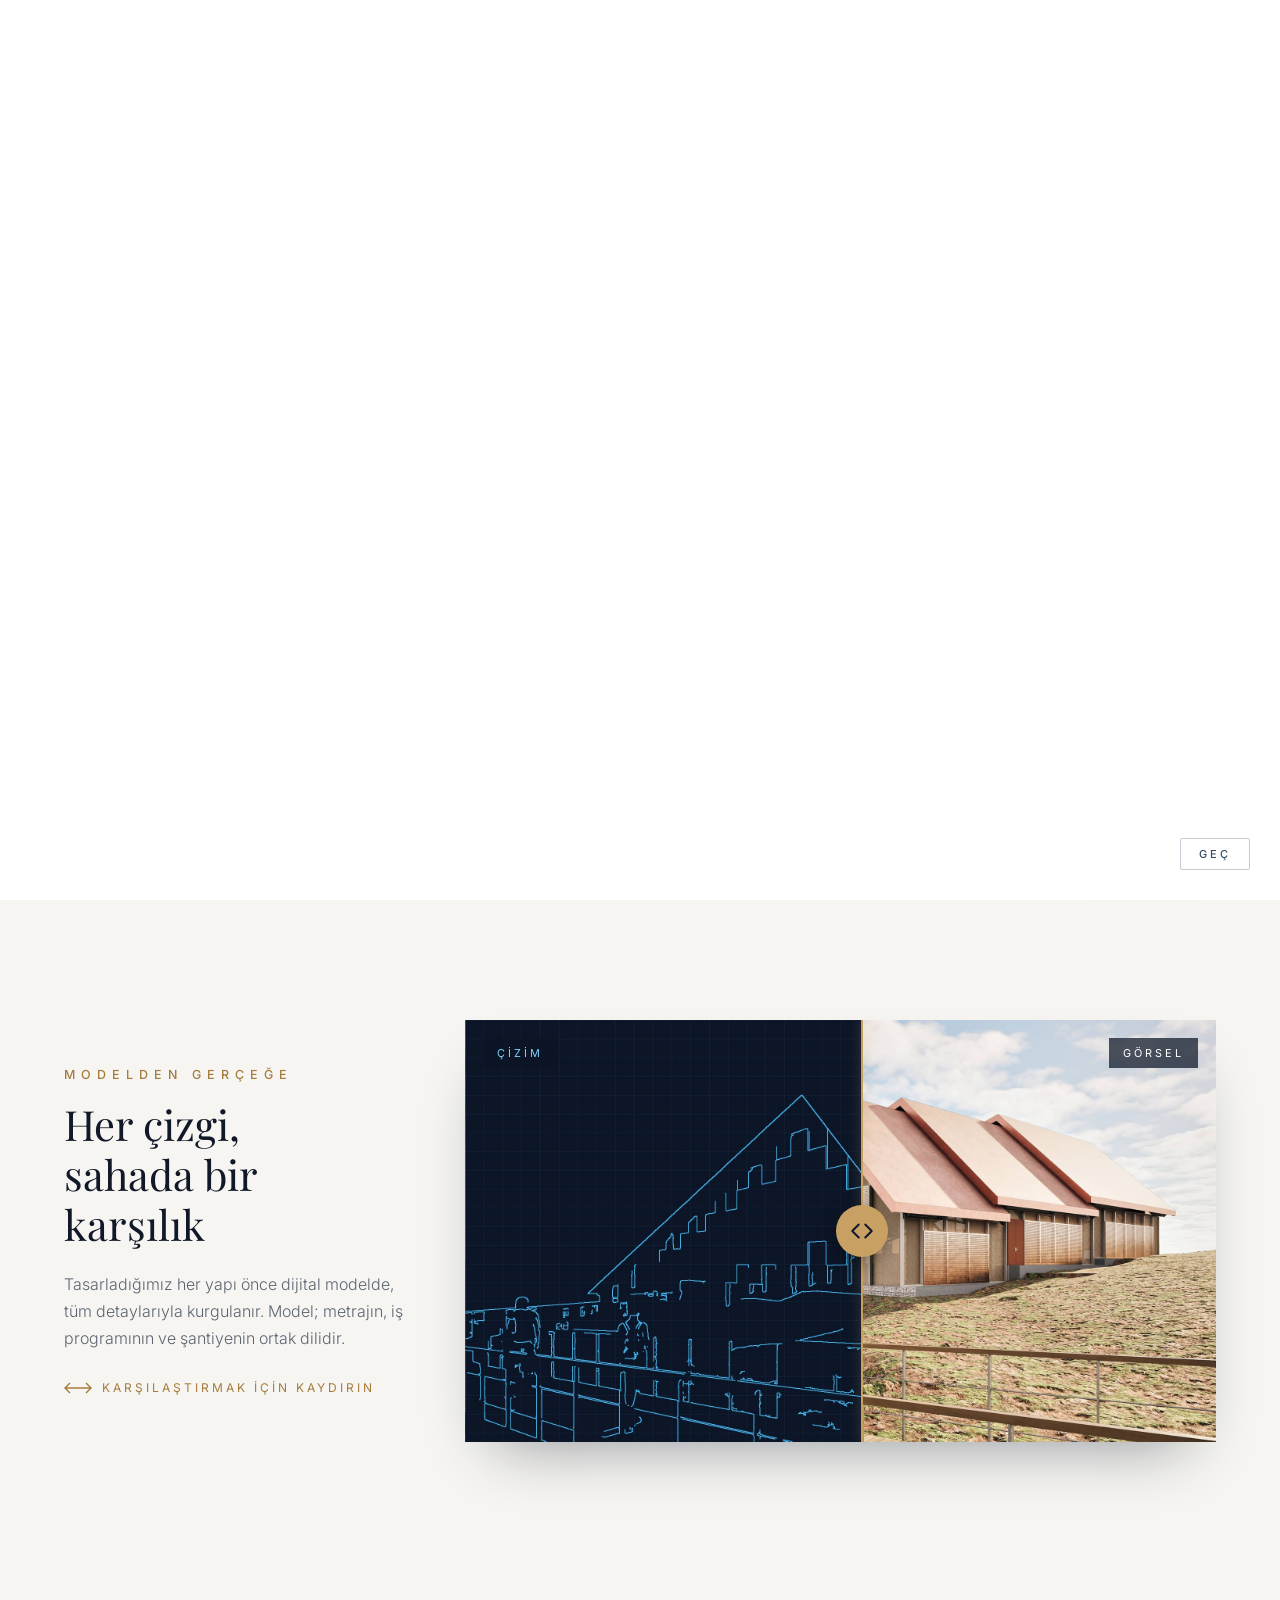
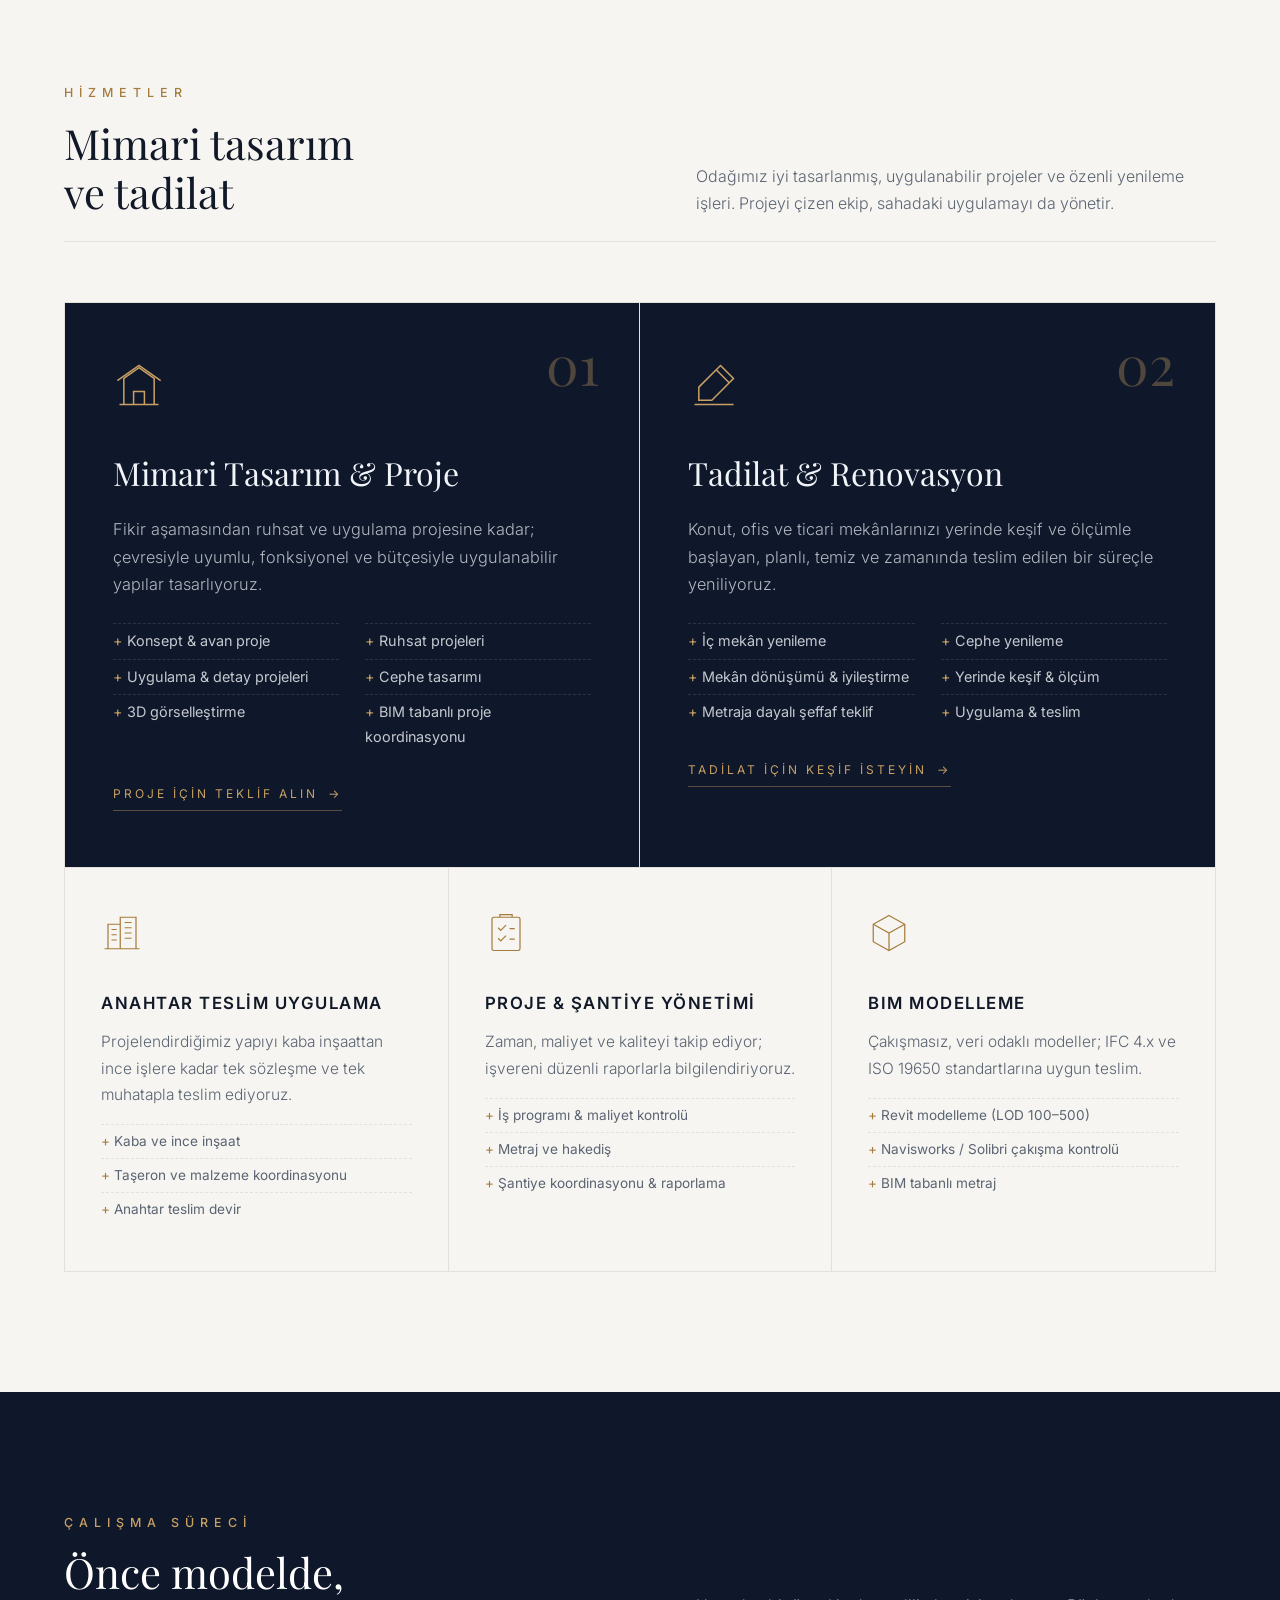
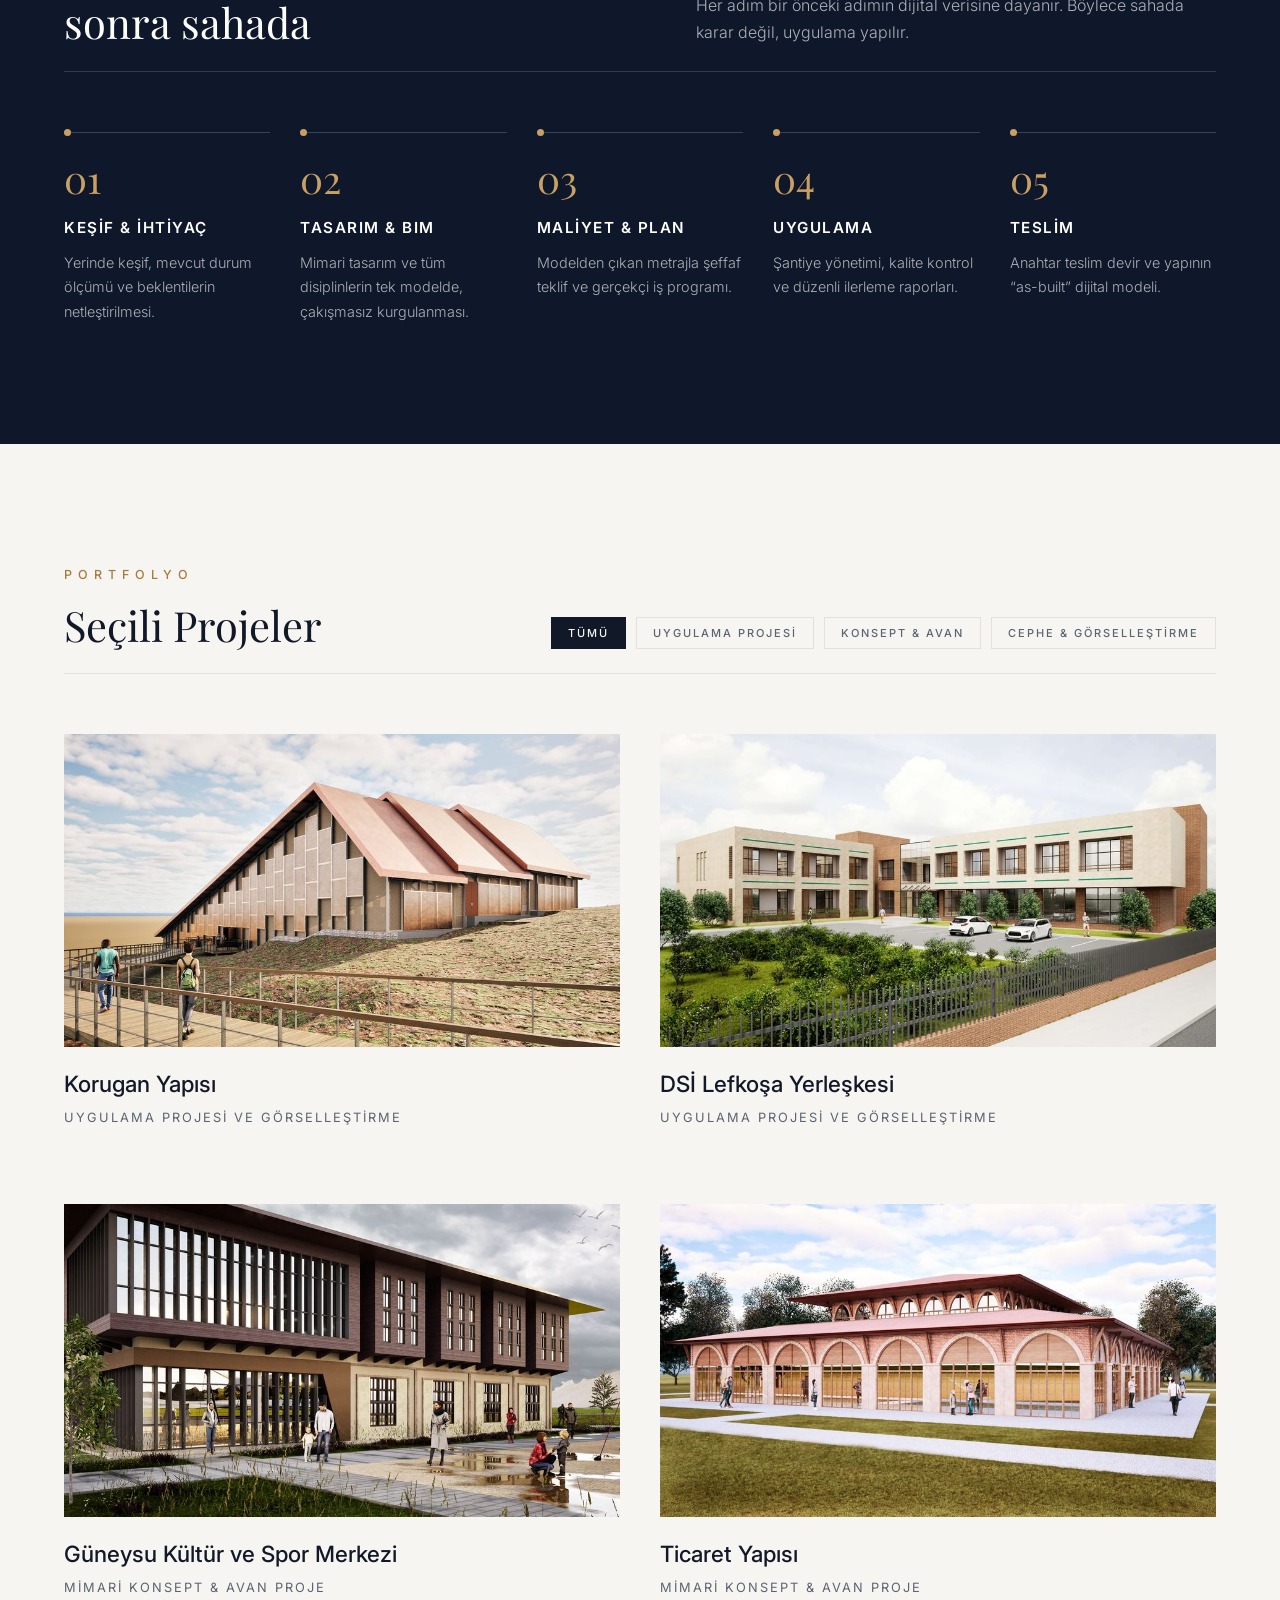
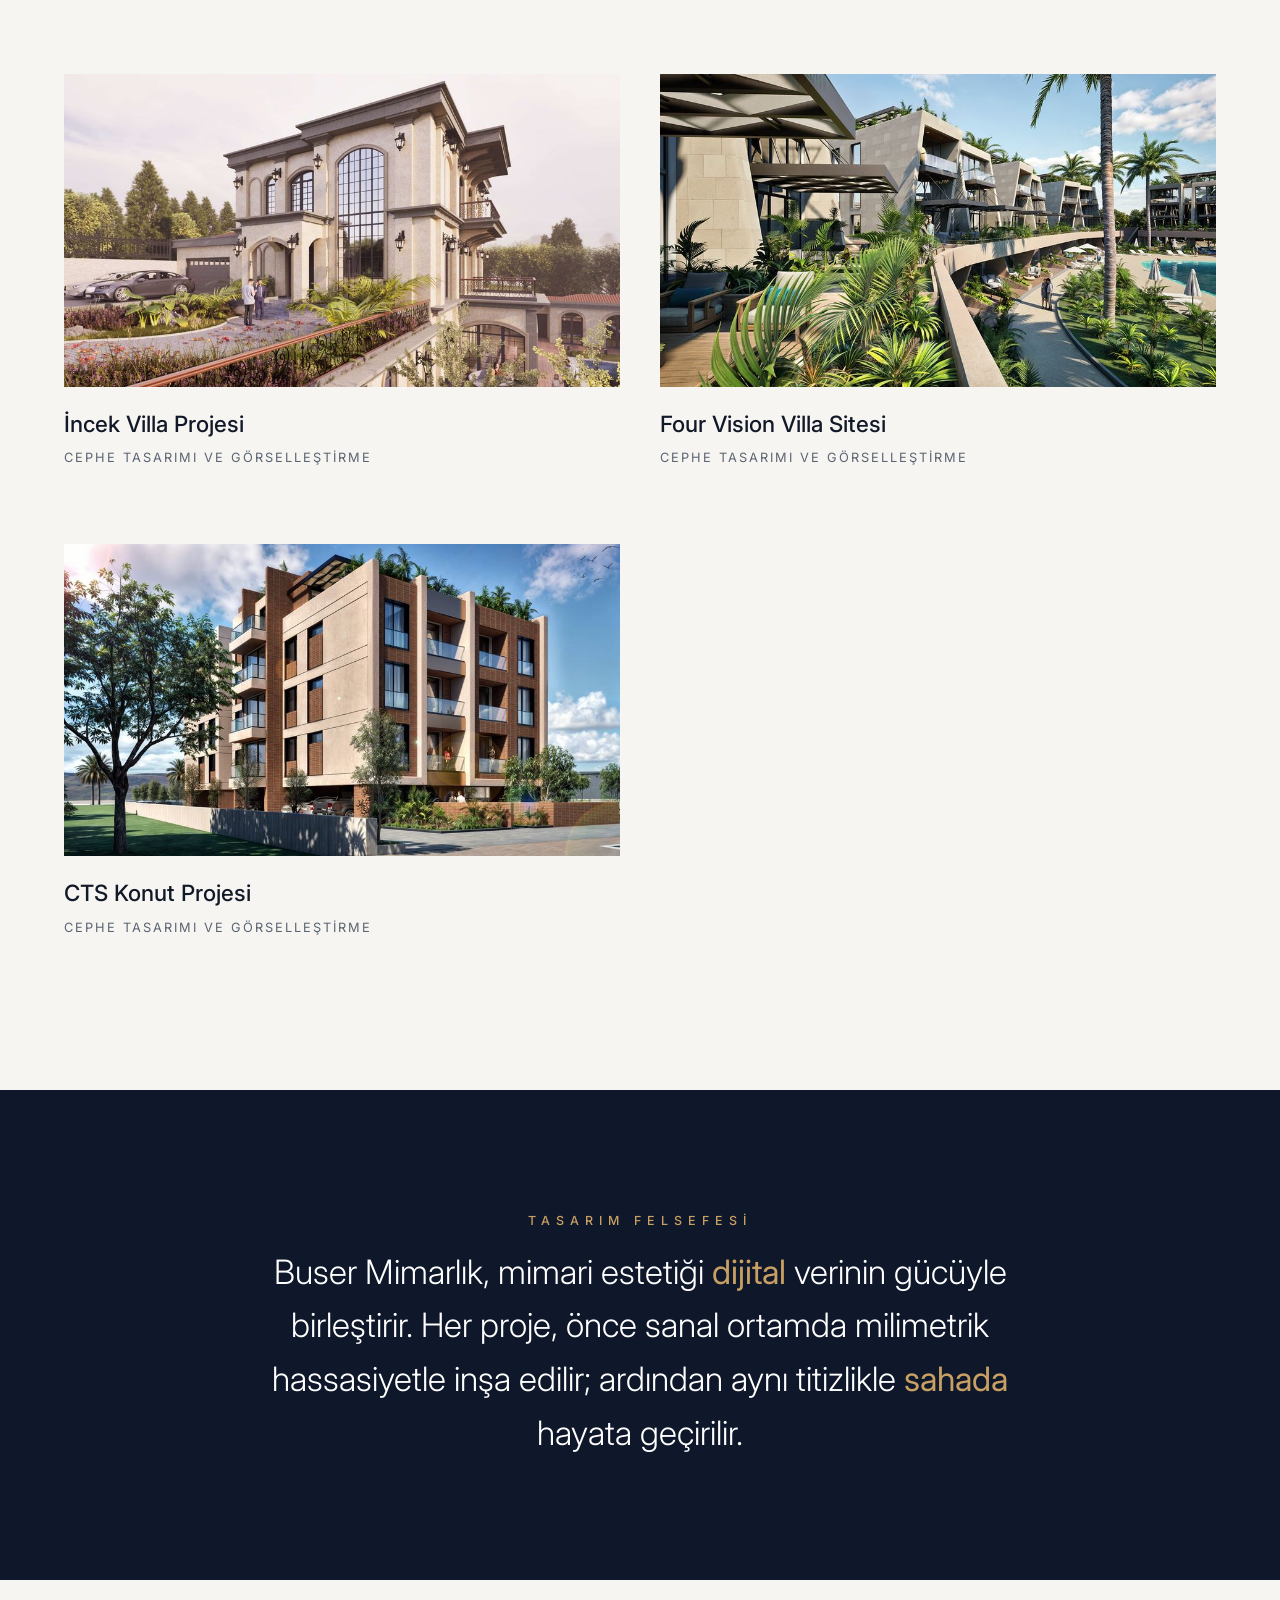
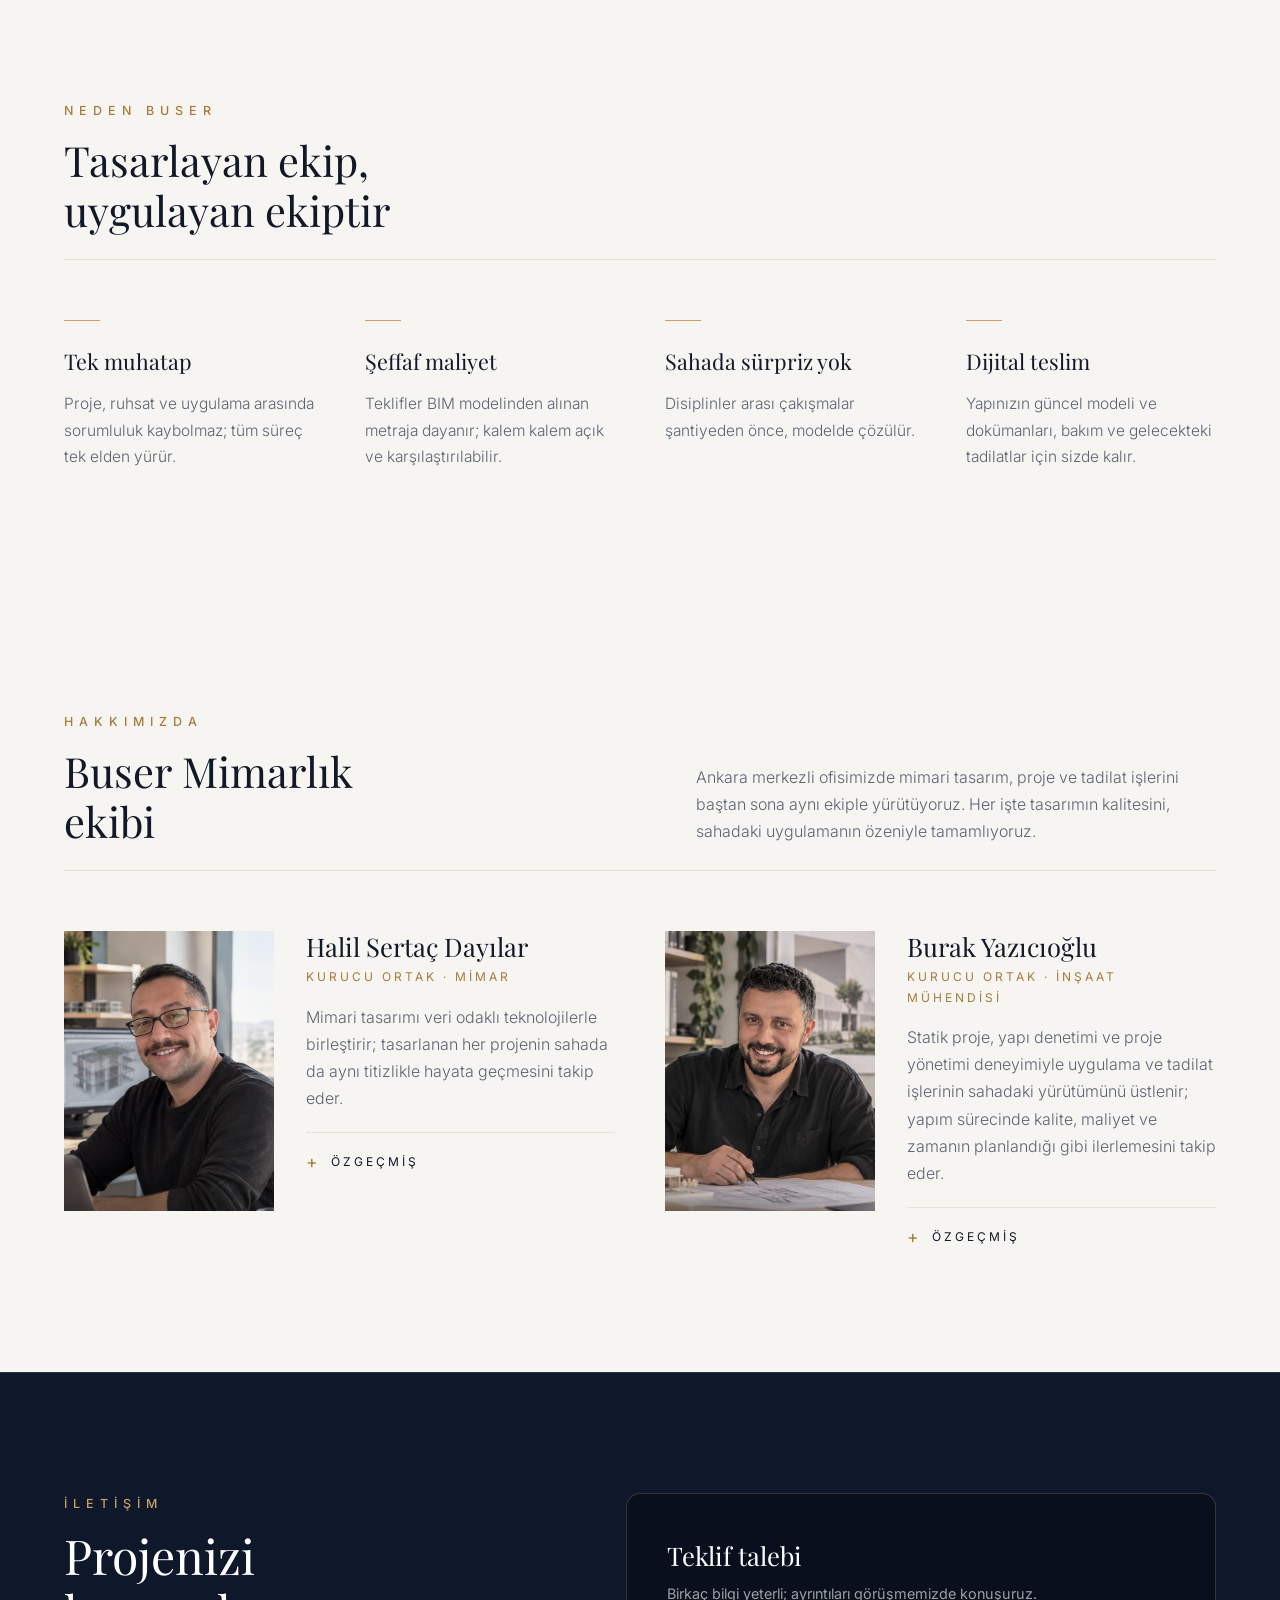
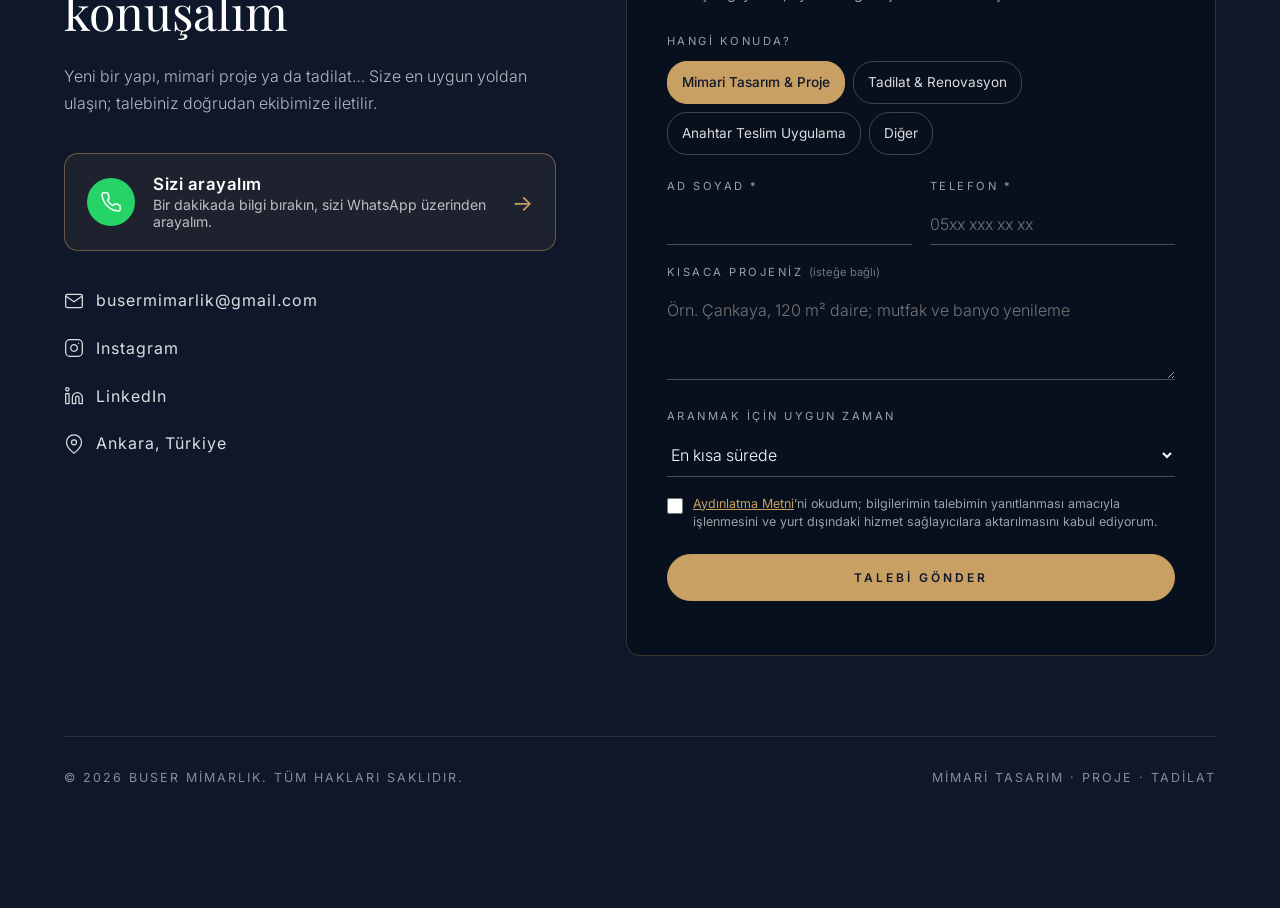
<file: index.html>
<!DOCTYPE html>
<html lang="tr">
<head>
    <meta charset="UTF-8">
    <meta name="viewport" content="width=device-width, initial-scale=1.0">
    <title>Buser Mimarlık | Ankara Mimari Tasarım, Proje ve Tadilat</title>
    <meta name="description" content="Ankara merkezli Buser Mimarlık; mimari tasarım ve proje, tadilat-renovasyon, anahtar teslim uygulama ve BIM hizmetlerini tek elden sunar.">
    <meta name="author" content="Buser Mimarlık">
    <meta name="robots" content="index, follow">
    <meta name="theme-color" content="#0f172a">
    <link rel="canonical" href="https://busermimarlik.com/">

    <!-- Paylaşım önizlemesi (WhatsApp, LinkedIn, Instagram vb.) -->
    <meta property="og:type" content="website">
    <meta property="og:locale" content="tr_TR">
    <meta property="og:site_name" content="Buser Mimarlık">
    <meta property="og:title" content="Buser Mimarlık | Mimari Tasarım, Proje ve Tadilat">
    <meta property="og:description" content="Tasarımdan teslime tek elden: mimari tasarım ve proje, tadilat-renovasyon ve anahtar teslim uygulama.">
    <meta property="og:url" content="https://busermimarlik.com/">
    <meta property="og:image" content="https://busermimarlik.com/images/og-image.jpg">
    <meta name="twitter:card" content="summary_large_image">

    <link rel="icon" type="image/png" sizes="32x32" href="images/favicon-32.png">
    <link rel="apple-touch-icon" href="images/apple-touch-icon.png">

    <link rel="preconnect" href="https://fonts.googleapis.com">
    <link rel="preconnect" href="https://fonts.gstatic.com" crossorigin>
    <link href="https://fonts.googleapis.com/css2?family=Inter:wght@300;400;500;600&family=Playfair+Display:wght@400;600&display=swap" rel="stylesheet">

    <script type="application/ld+json">
    {
        "@context": "https://schema.org",
        "@type": "ProfessionalService",
        "name": "Buser Mimarlık",
        "url": "https://busermimarlik.com/",
        "logo": "https://busermimarlik.com/images/icon-512.png",
        "image": "https://busermimarlik.com/images/og-image.jpg",
        "email": "busermimarlik@gmail.com",
        "founder": [{"@type": "Person", "name": "Halil Sertaç Dayılar", "jobTitle": "Mimar"}, {"@type": "Person", "name": "Burak Yazıcıoğlu", "jobTitle": "İnşaat Mühendisi"}],
        "address": { "@type": "PostalAddress", "addressLocality": "Ankara", "addressCountry": "TR" },
        "areaServed": "Türkiye",
        "sameAs": ["https://www.instagram.com/busermimarlik/", "https://tr.linkedin.com/company/busermimarlik"],
        "knowsAbout": ["Mimari Tasarım", "Mimari Proje", "Tadilat ve Renovasyon", "Anahtar Teslim Uygulama", "Şantiye Yönetimi", "BIM"]
    }
    </script>

    <!-- Tema, sayfa çizilmeden önce uygulanır (beyaz/koyu yanıp sönmeyi önler) -->
    <script>
        (function () {
            var t = null;
            try { t = localStorage.getItem('buser-theme'); } catch (e) {}
            if (!t && window.matchMedia && matchMedia('(prefers-color-scheme: dark)').matches) t = 'dark';
            if (t === 'dark') document.documentElement.classList.add('dark-theme');
            document.documentElement.classList.add('js');
        })();
    </script>
    <link rel="stylesheet" href="assets/style.css">
</head>
<body>
    <script>
        try { if (sessionStorage.getItem('buser-intro') === '1') document.documentElement.classList.add('intro-seen'); } catch (e) {}
        if (window.matchMedia && matchMedia('(prefers-reduced-motion: reduce)').matches) document.documentElement.classList.add('intro-seen');
    </script>

    <div id="intro-screen" aria-hidden="true">
        <video id="intro-video" muted autoplay playsinline preload="auto">
            <source src="images/intro.mp4" type="video/mp4">
        </video>
        <button id="intro-skip" type="button">Geç</button>
    </div>

    <canvas id="mesh-canvas" aria-hidden="true"></canvas>

    <nav aria-label="Ana menü">
        <a href="#home" class="brand" aria-label="Buser Mimarlık ana sayfa">
            <img src="images/logo.png" alt="" width="40" height="40">
            <div class="brand-text-wrapper" aria-hidden="true">
                <span class="b-letter">B</span><span class="im-letters">IM&nbsp;</span><span class="user-letters">USER</span>
            </div>
        </a>

        <div class="nav-right">
            <ul class="nav-links" id="navLinks">
                <li><a href="#services">Hizmetler</a></li>
                <li><a href="#process">Süreç</a></li>
                <li><a href="#projects">Projeler</a></li>
                <li><a href="#hakkimizda">Hakkımızda</a></li>
                <li><a href="#contact" class="nav-cta">Teklif Al</a></li>
            </ul>

            <button type="button" class="icon-btn theme-switch" id="themeToggle" aria-label="Açık / koyu tema">
                <svg class="icon-moon" viewBox="0 0 24 24" fill="none" stroke="currentColor" stroke-width="1.5" stroke-linecap="round" stroke-linejoin="round"><path d="M21 12.79A9 9 0 1 1 11.21 3 7 7 0 0 0 21 12.79z"/></svg>
                <svg class="icon-sun" viewBox="0 0 24 24" fill="none" stroke="currentColor" stroke-width="1.5" stroke-linecap="round" stroke-linejoin="round"><circle cx="12" cy="12" r="5"/><path d="M12 1v2M12 21v2M4.22 4.22l1.42 1.42M18.36 18.36l1.42 1.42M1 12h2M21 12h2M4.22 19.78l1.42-1.42M18.36 5.64l1.42-1.42"/></svg>
            </button>
            <button type="button" class="icon-btn menu-btn" id="menuBtn" aria-label="Menüyü aç" aria-expanded="false" aria-controls="navLinks">
                <svg viewBox="0 0 24 24" fill="none" stroke="currentColor" stroke-width="1.5" stroke-linecap="round"><path d="M3 6h18M3 12h18M3 18h18"/></svg>
            </button>
        </div>
    </nav>

    <main>
        <!-- HERO -->
        <section id="home" class="hero dark-section">
            <div class="hero-content hidden-anim">
                <span class="eyebrow">Mimari Tasarım · Proje · Tadilat</span>
                <h1>Tasarımdan teslime.<br><em>Tek elden.</em></h1>
                <p class="hero-sub">Yeni yapınızı ya da yenilemek istediğiniz mekânı tasarlıyor, projesini hazırlıyor ve aynı ekiple sahada hayata geçiriyoruz. Sürpriz maliyet yok, kopuk süreç yok.</p>
                <div class="hero-actions">
                    <a href="#contact" class="btn btn-solid">Keşif &amp; Teklif İsteyin</a>
                    <a href="#projects" class="btn">Projeleri İncele</a>
                </div>
                <div class="hero-pillars" aria-hidden="true">
                    <span>Mimari Tasarım</span><span>Mimari Proje</span><span>Tadilat &amp; Renovasyon</span><span>Anahtar Teslim</span>
                </div>
            </div>
        </section>

        <!-- ÇİZGİDEN GERÇEĞE -->
        <section id="model" class="light-section">
            <div class="container">
                <div class="compare-wrap">
                    <div class="compare-text hidden-anim">
                        <span class="eyebrow">Modelden Gerçeğe</span>
                        <h2 class="section-title">Her çizgi,<br>sahada bir karşılık</h2>
                        <p style="margin-top:22px">Tasarladığımız her yapı önce dijital modelde, tüm detaylarıyla kurgulanır. Model; metrajın, iş programının ve şantiyenin ortak dilidir.</p>
                        <span class="hint"><svg width="28" height="12" viewBox="0 0 28 12" fill="none" stroke="currentColor" stroke-width="1.4"><path d="M6 1 1 6l5 5M22 1l5 5-5 5M1 6h26"/></svg> Karşılaştırmak için kaydırın</span>
                    </div>
                    <div class="compare hidden-anim" style="--pos:50%">
                        <img src="images/korugan-1.jpg" alt="Korugan Yapısı – görselleştirme" loading="lazy" width="1920" height="1080">
                        <img class="compare-top" src="images/korugan-1-model.jpg" alt="Korugan Yapısı – çizgi model" loading="lazy" width="1920" height="1080">
                        <span class="compare-label left">Çizim</span>
                        <span class="compare-label right">Görsel</span>
                        <div class="compare-line"></div>
                        <input class="compare-range" type="range" min="0" max="100" step="0.5" value="50" aria-label="Çizim ve görsel arasında kaydır">
                        <div class="compare-knob"><svg viewBox="0 0 24 24" fill="none" stroke="currentColor" stroke-width="1.8" stroke-linecap="round" stroke-linejoin="round"><path d="M9 6 3 12l6 6M15 6l6 6-6 6"/></svg></div>
                    </div>
                </div>
            </div>
        </section>

        <!-- HİZMETLER -->
        <section id="services" class="light-section">
            <div class="container">
                <div class="section-head hidden-anim">
                    <div>
                        <span class="eyebrow">Hizmetler</span>
                        <h2 class="section-title">Mimari tasarım<br>ve tadilat</h2>
                    </div>
                    <p class="section-lead">Odağımız iyi tasarlanmış, uygulanabilir projeler ve özenli yenileme işleri. Projeyi çizen ekip, sahadaki uygulamayı da yönetir.</p>
                </div>

                <div class="services-grid">
                    <article class="service-item featured hidden-anim">
                        <span class="svc-no">01</span>
                        <svg class="service-icon" viewBox="0 0 48 48" fill="none" stroke="currentColor" stroke-width="1.4"><path d="M6 42h36M10 42V18l14-10 14 10v24"/><path d="M19 42V30h10v12"/><path d="M4 20 24 6l20 14"/></svg>
                        <h3>Mimari Tasarım &amp; Proje</h3>
                        <p>Fikir aşamasından ruhsat ve uygulama projesine kadar; çevresiyle uyumlu, fonksiyonel ve bütçesiyle uygulanabilir yapılar tasarlıyoruz.</p>
                        <ul><li>Konsept &amp; avan proje</li><li>Ruhsat projeleri</li><li>Uygulama &amp; detay projeleri</li><li>Cephe tasarımı</li><li>3D görselleştirme</li><li>BIM tabanlı proje koordinasyonu</li></ul>
                        <a href="#contact" class="svc-cta" data-service="Mimari Tasarım &amp; Proje">Proje için teklif alın <span aria-hidden="true">→</span></a>
                    </article>
                    <article class="service-item featured hidden-anim">
                        <span class="svc-no">02</span>
                        <svg class="service-icon" viewBox="0 0 48 48" fill="none" stroke="currentColor" stroke-width="1.4"><path d="M30 6l12 12-20 20H10V26z"/><path d="M26 10l12 12M6 42h36"/></svg>
                        <h3>Tadilat &amp; Renovasyon</h3>
                        <p>Konut, ofis ve ticari mekânlarınızı yerinde keşif ve ölçümle başlayan, planlı, temiz ve zamanında teslim edilen bir süreçle yeniliyoruz.</p>
                        <ul><li>İç mekân yenileme</li><li>Cephe yenileme</li><li>Mekân dönüşümü &amp; iyileştirme</li><li>Yerinde keşif &amp; ölçüm</li><li>Metraja dayalı şeffaf teklif</li><li>Uygulama &amp; teslim</li></ul>
                        <a href="#contact" class="svc-cta" data-service="Tadilat &amp; Renovasyon">Tadilat için keşif isteyin <span aria-hidden="true">→</span></a>
                    </article>
                    <article class="service-item hidden-anim">
                        <svg class="service-icon" viewBox="0 0 48 48" fill="none" stroke="currentColor" stroke-width="1.4"><path d="M8 42V14h14v28M22 42V6h18v36M4 42h40"/><path d="M12 20h6M12 26h6M12 32h6M27 12h8M27 18h8M27 24h8M27 30h8"/></svg>
                        <h3>Anahtar Teslim Uygulama</h3>
                        <p>Projelendirdiğimiz yapıyı kaba inşaattan ince işlere kadar tek sözleşme ve tek muhatapla teslim ediyoruz.</p>
                        <ul><li>Kaba ve ince inşaat</li><li>Taşeron ve malzeme koordinasyonu</li><li>Anahtar teslim devir</li></ul>
                    </article>
                    <article class="service-item hidden-anim">
                        <svg class="service-icon" viewBox="0 0 48 48" fill="none" stroke="currentColor" stroke-width="1.4"><rect x="8" y="6" width="32" height="38" rx="2"/><path d="M17 6V3h14v3M15 18l3 3 6-6M15 30l3 3 6-6M28 19h6M28 31h6"/></svg>
                        <h3>Proje &amp; Şantiye Yönetimi</h3>
                        <p>Zaman, maliyet ve kaliteyi takip ediyor; işvereni düzenli raporlarla bilgilendiriyoruz.</p>
                        <ul><li>İş programı &amp; maliyet kontrolü</li><li>Metraj ve hakediş</li><li>Şantiye koordinasyonu &amp; raporlama</li></ul>
                    </article>
                    <article class="service-item hidden-anim">
                        <svg class="service-icon" viewBox="0 0 48 48" fill="none" stroke="currentColor" stroke-width="1.4"><path d="M24 4 42 14v20L24 44 6 34V14z"/><path d="M6 14l18 10 18-10M24 24v20"/></svg>
                        <h3>BIM Modelleme</h3>
                        <p>Çakışmasız, veri odaklı modeller; IFC 4.x ve ISO 19650 standartlarına uygun teslim.</p>
                        <ul><li>Revit modelleme (LOD 100–500)</li><li>Navisworks / Solibri çakışma kontrolü</li><li>BIM tabanlı metraj</li></ul>
                    </article>
                </div>
            </div>
        </section>

        <!-- SÜREÇ -->
        <section id="process" class="dark-section">
            <div class="container">
                <div class="section-head hidden-anim">
                    <div>
                        <span class="eyebrow">Çalışma Süreci</span>
                        <h2 class="section-title">Önce modelde,<br>sonra sahada</h2>
                    </div>
                    <p class="section-lead">Her adım bir önceki adımın dijital verisine dayanır. Böylece sahada karar değil, uygulama yapılır.</p>
                </div>
                <ol class="process-list">
                    <li class="hidden-anim"><h3>Keşif &amp; İhtiyaç</h3><p>Yerinde keşif, mevcut durum ölçümü ve beklentilerin netleştirilmesi.</p></li>
                    <li class="hidden-anim"><h3>Tasarım &amp; BIM</h3><p>Mimari tasarım ve tüm disiplinlerin tek modelde, çakışmasız kurgulanması.</p></li>
                    <li class="hidden-anim"><h3>Maliyet &amp; Plan</h3><p>Modelden çıkan metrajla şeffaf teklif ve gerçekçi iş programı.</p></li>
                    <li class="hidden-anim"><h3>Uygulama</h3><p>Şantiye yönetimi, kalite kontrol ve düzenli ilerleme raporları.</p></li>
                    <li class="hidden-anim"><h3>Teslim</h3><p>Anahtar teslim devir ve yapının “as-built” dijital modeli.</p></li>
                </ol>
            </div>
        </section>

        <!-- PROJELER -->
        <section id="projects" class="light-section">
            <div class="container">
                <div class="section-head hidden-anim">
                    <div>
                        <span class="eyebrow">Portfolyo</span>
                        <h2 class="section-title">Seçili Projeler</h2>
                    </div>
                    <div class="filters" role="group" aria-label="Projeleri filtrele" id="filters"><button type="button" class="filter-btn active" data-filter="tumu" aria-pressed="true">Tümü</button><button type="button" class="filter-btn" data-filter="uygulama" aria-pressed="false">Uygulama Projesi</button><button type="button" class="filter-btn" data-filter="konsept" aria-pressed="false">Konsept & Avan</button><button type="button" class="filter-btn" data-filter="cephe" aria-pressed="false">Cephe & Görselleştirme</button></div>
                </div>
                <div class="grid-container" id="project-container">
                    <a href="projeler/korugan-yapisi.html" class="project-card hidden-anim" data-cat="uygulama" style="transition-delay:0.00s">
                        <div class="project-img-wrapper"><img src="images/thumbs/korugan-1.jpg" alt="Korugan Yapısı – Uygulama Projesi ve Görselleştirme" class="project-img" loading="lazy" width="900" height="506"></div>
                        <div class="project-info"><h3>Korugan Yapısı</h3><p>Uygulama Projesi ve Görselleştirme</p><span class="project-more">Projeyi incele →</span></div>
                    </a>
                    <a href="projeler/dsi-lefkosa-yerleskesi.html" class="project-card hidden-anim" data-cat="uygulama" style="transition-delay:0.12s">
                        <div class="project-img-wrapper"><img src="images/thumbs/dsi-1.jpg" alt="DSİ Lefkoşa Yerleşkesi – Uygulama Projesi ve Görselleştirme" class="project-img" loading="lazy" width="900" height="506"></div>
                        <div class="project-info"><h3>DSİ Lefkoşa Yerleşkesi</h3><p>Uygulama Projesi ve Görselleştirme</p><span class="project-more">Projeyi incele →</span></div>
                    </a>
                    <a href="projeler/guneysu-kultur-ve-spor-merkezi.html" class="project-card hidden-anim" data-cat="konsept" style="transition-delay:0.24s">
                        <div class="project-img-wrapper"><img src="images/thumbs/guneysu-1.jpg" alt="Güneysu Kültür ve Spor Merkezi – Mimari Konsept &amp; Avan Proje" class="project-img" loading="lazy" width="900" height="506"></div>
                        <div class="project-info"><h3>Güneysu Kültür ve Spor Merkezi</h3><p>Mimari Konsept &amp; Avan Proje</p><span class="project-more">Projeyi incele →</span></div>
                    </a>
                    <a href="projeler/ticaret-yapisi-amasya.html" class="project-card hidden-anim" data-cat="konsept" style="transition-delay:0.00s">
                        <div class="project-img-wrapper"><img src="images/thumbs/tcrt-1.jpg" alt="Ticaret Yapısı – Mimari Konsept &amp; Avan Proje" class="project-img" loading="lazy" width="900" height="506"></div>
                        <div class="project-info"><h3>Ticaret Yapısı</h3><p>Mimari Konsept &amp; Avan Proje</p><span class="project-more">Projeyi incele →</span></div>
                    </a>
                    <a href="projeler/incek-villa.html" class="project-card hidden-anim" data-cat="cephe" style="transition-delay:0.12s">
                        <div class="project-img-wrapper"><img src="images/thumbs/villa-1.jpg" alt="İncek Villa Projesi – Cephe Tasarımı ve Görselleştirme" class="project-img" loading="lazy" width="900" height="506"></div>
                        <div class="project-info"><h3>İncek Villa Projesi</h3><p>Cephe Tasarımı ve Görselleştirme</p><span class="project-more">Projeyi incele →</span></div>
                    </a>
                    <a href="projeler/four-vision-villa-sitesi.html" class="project-card hidden-anim" data-cat="cephe" style="transition-delay:0.24s">
                        <div class="project-img-wrapper"><img src="images/thumbs/fv-1.jpg" alt="Four Vision Villa Sitesi – Cephe Tasarımı ve Görselleştirme" class="project-img" loading="lazy" width="900" height="506"></div>
                        <div class="project-info"><h3>Four Vision Villa Sitesi</h3><p>Cephe Tasarımı ve Görselleştirme</p><span class="project-more">Projeyi incele →</span></div>
                    </a>
                    <a href="projeler/cts-konut-projesi.html" class="project-card hidden-anim" data-cat="cephe" style="transition-delay:0.00s">
                        <div class="project-img-wrapper"><img src="images/thumbs/cts-1.jpg" alt="CTS Konut Projesi – Cephe Tasarımı ve Görselleştirme" class="project-img" loading="lazy" width="900" height="506"></div>
                        <div class="project-info"><h3>CTS Konut Projesi</h3><p>Cephe Tasarımı ve Görselleştirme</p><span class="project-more">Projeyi incele →</span></div>
                    </a>
                </div>
            </div>
        </section>

        <!-- VİZYON -->
        <section id="about" class="dark-section">
            <div class="container about-content hidden-anim">
                <span class="eyebrow">Tasarım Felsefesi</span>
                <p class="about-text">
                    Buser Mimarlık, mimari estetiği <strong>dijital</strong> verinin gücüyle birleştirir. Her proje, önce sanal ortamda milimetrik hassasiyetle inşa edilir; ardından aynı titizlikle <strong>sahada</strong> hayata geçirilir.
                </p>
            </div>
        </section>

        <!-- NEDEN BUSER -->
        <section id="why" class="light-section">
            <div class="container">
                <div class="section-head hidden-anim">
                    <div>
                        <span class="eyebrow">Neden Buser</span>
                        <h2 class="section-title">Tasarlayan ekip,<br>uygulayan ekiptir</h2>
                    </div>
                </div>
                <div class="why-grid">
                    <div class="why-item hidden-anim"><span class="num"></span><h3>Tek muhatap</h3><p>Proje, ruhsat ve uygulama arasında sorumluluk kaybolmaz; tüm süreç tek elden yürür.</p></div>
                    <div class="why-item hidden-anim"><span class="num"></span><h3>Şeffaf maliyet</h3><p>Teklifler BIM modelinden alınan metraja dayanır; kalem kalem açık ve karşılaştırılabilir.</p></div>
                    <div class="why-item hidden-anim"><span class="num"></span><h3>Sahada sürpriz yok</h3><p>Disiplinler arası çakışmalar şantiyeden önce, modelde çözülür.</p></div>
                    <div class="why-item hidden-anim"><span class="num"></span><h3>Dijital teslim</h3><p>Yapınızın güncel modeli ve dokümanları, bakım ve gelecekteki tadilatlar için sizde kalır.</p></div>
                </div>
            </div>
        </section>
        <!-- HAKKIMIZDA -->
        <section id="hakkimizda" class="light-section">
            <div class="container">
                <div class="section-head hidden-anim">
                    <div>
                        <span class="eyebrow">Hakkımızda</span>
                        <h2 class="section-title">Buser Mimarlık<br>ekibi</h2>
                    </div>
                    <p class="section-lead">Ankara merkezli ofisimizde mimari tasarım, proje ve tadilat işlerini baştan sona aynı ekiple yürütüyoruz. Her işte tasarımın kalitesini, sahadaki uygulamanın özeniyle tamamlıyoruz.</p>
                </div>

                <div class="team-grid">
                    <article class="person hidden-anim">
                        <div class="person-photo"><img src="images/ekip-sertac.jpg" alt="Halil Sertaç Dayılar" loading="lazy" width="600" height="800"></div>
                        <div class="person-body">
                            <h3>Halil Sertaç Dayılar</h3>
                            <p class="person-role">Kurucu Ortak · Mimar</p>
                            <p>Mimari tasarımı veri odaklı teknolojilerle birleştirir; tasarlanan her projenin sahada da aynı titizlikle hayata geçmesini takip eder.</p>
                            <details>
                                <summary>Özgeçmiş</summary>
                                <h4>Eğitim</h4>
                                <ul class="cv-list">
                                    <li>Yıldız Teknik Üniversitesi – Mimarlık Fakültesi</li>
                                    <li>buildingSMART Profesyonel Sertifikasyon (PCERT)</li>
                                    <li>İleri Seviye Revit Eğitimi (TMMOB İstanbul Büyükkent Şubesi)</li>
                                </ul>
                                <h4>Uzmanlık &amp; Yazılım</h4>
                                <ul class="cv-list">
                                    <li>Mimari tasarım ve proje koordinasyonu</li>
                                    <li>BIM · IFC · ISO 19650</li>
                                    <li>Autodesk Revit, Navisworks, AutoCAD, Dynamo, Solibri</li>
                                </ul>
                                <h4>Deneyim</h4>
                                <ul class="cv-list">
                                    <li>BUSER Mimarlık – Kurucu Ortak (Günümüz)</li>
                                    <li>NKY Mimarlık – Proje Koordinatörü / BIM Manager</li>
                                    <li>EMAY Uluslararası Mühendislik ve Müşavirlik A.Ş. – Proje Koordinatörü / BIM Coordinator</li>
                                    <li>İLTAY Mimarlık – Proje Koordinatörü</li>
                                    <li>ULUS Mimarlık – Proje Koordinatörü</li>
                                    <li>DNA Mimarlık – Mimar</li>
                                </ul>
                            </details>
                        </div>
                    </article>

                    <article class="person hidden-anim">
                        <div class="person-photo"><img src="images/ekip-burak.jpg" alt="Burak Yazıcıoğlu" loading="lazy" width="600" height="800"></div>
                        <div class="person-body">
                            <h3>Burak Yazıcıoğlu</h3>
                            <p class="person-role">Kurucu Ortak · İnşaat Mühendisi</p>
                            <p>Statik proje, yapı denetimi ve proje yönetimi deneyimiyle uygulama ve tadilat işlerinin sahadaki yürütümünü üstlenir; yapım sürecinde kalite, maliyet ve zamanın planlandığı gibi ilerlemesini takip eder.</p>
                            <details>
                                <summary>Özgeçmiş</summary>
                                <h4>Eğitim</h4>
                                <ul class="cv-list">
                                    <li>Hacettepe Üniversitesi (2018 – devam ediyor)</li>
                                    <li>Bayburt Üniversitesi – İnşaat Mühendisliği, Lisans (2014 – 2017)</li>
                                    <li>Adalet Bakanlığı – Bilirkişi Eğitimi</li>
                                    <li>Çalışma ve Sosyal Güvenlik Bakanlığı – Gayrimenkul Değerleme Lisansı</li>
                                </ul>
                                <h4>Uzmanlık</h4>
                                <ul class="cv-list">
                                    <li>Statik proje tasarımı ve analizi</li>
                                    <li>Proje yönetimi ve mühendisliği</li>
                                    <li>Yapı denetimi ve kontrol mühendisliği</li>
                                    <li>Beton teknolojisi ve uygulamaları</li>
                                    <li>Gayrimenkul değerleme · Bilirkişilik</li>
                                    <li>Serbest inşaat mühendisliği · AutoCAD</li>
                                </ul>
                                <h4>Deneyim</h4>
                                <ul class="cv-list">
                                    <li>BUSER Mimarlık – Kurucu Ortak (Günümüz)</li>
                                    <li>AYDINÖZ İnşaat – Proje Müdürü (2020 – devam ediyor, Ankara)</li>
                                    <li>BY Mimarlık Mühendislik – Proje Mühendisi (2018 – 2020)</li>
                                    <li>Bayburt Yapı Denetim Ltd. Şti. – Genel Müdür (2017 – 2020, Bayburt)</li>
                                    <li>Öz-Ka Yapı Denetim Ltd. Şti. – Kontrol Mühendisi (2016 – 2017, Erzurum)</li>
                                    <li>ER-BAY Yapı Denetim – Kontrol Mühendisi (2013 – 2016)</li>
                                </ul>
                            </details>
                        </div>
                    </article>
                </div>
            </div>
        </section>
    </main>

    <!-- İLETİŞİM / TEKLİF -->
    <footer id="contact" class="dark-section">
        <div class="container">
            <div class="contact-grid">
                <div class="hidden-anim">
                    <span class="eyebrow">İletişim</span>
                    <h2>Projenizi<br>konuşalım</h2>
                    <p class="lead">Yeni bir yapı, mimari proje ya da tadilat… Size en uygun yoldan ulaşın; talebiniz doğrudan ekibimize iletilir.</p>

                    <button type="button" class="call-card" data-open-chat>
                        <span class="call-icon" aria-hidden="true"><svg viewBox="0 0 24 24" fill="none" stroke="currentColor" stroke-width="1.6" stroke-linecap="round" stroke-linejoin="round"><path d="M22 16.92v3a2 2 0 0 1-2.18 2 19.8 19.8 0 0 1-8.63-3.07 19.5 19.5 0 0 1-6-6A19.8 19.8 0 0 1 2.12 4.18 2 2 0 0 1 4.11 2h3a2 2 0 0 1 2 1.72c.13.96.36 1.9.7 2.81a2 2 0 0 1-.45 2.11L8.09 9.91a16 16 0 0 0 6 6l1.27-1.27a2 2 0 0 1 2.11-.45c.9.34 1.85.57 2.81.7A2 2 0 0 1 22 16.92z"/></svg></span>
                        <span class="call-text"><strong>Sizi arayalım</strong><small>Bir dakikada bilgi bırakın, sizi WhatsApp üzerinden arayalım.</small></span>
                        <span class="call-arrow" aria-hidden="true">→</span>
                    </button>

                    <ul class="contact-lines">
                        <li><a data-mail href="mailto:busermimarlik@gmail.com">
                            <svg viewBox="0 0 24 24" fill="none" stroke="currentColor" stroke-width="1.5" stroke-linecap="round" stroke-linejoin="round"><path d="M4 4h16c1.1 0 2 .9 2 2v12c0 1.1-.9 2-2 2H4c-1.1 0-2-.9-2-2V6c0-1.1.9-2 2-2z"/><polyline points="22,6 12,13 2,6"/></svg>
                            <span data-mail-text>busermimarlik@gmail.com</span></a></li>
                        <li><a href="https://www.instagram.com/busermimarlik/" target="_blank" rel="noopener">
                            <svg viewBox="0 0 24 24" fill="none" stroke="currentColor" stroke-width="1.5" stroke-linecap="round" stroke-linejoin="round"><rect x="2" y="2" width="20" height="20" rx="5"/><path d="M16 11.37A4 4 0 1 1 12.63 8 4 4 0 0 1 16 11.37z"/><line x1="17.5" y1="6.5" x2="17.51" y2="6.5"/></svg>
                            Instagram</a></li>
                        <li><a href="https://tr.linkedin.com/company/busermimarlik" target="_blank" rel="noopener">
                            <svg viewBox="0 0 24 24" fill="none" stroke="currentColor" stroke-width="1.5" stroke-linecap="round" stroke-linejoin="round"><path d="M16 8a6 6 0 0 1 6 6v7h-4v-7a2 2 0 0 0-4 0v7h-4v-7a6 6 0 0 1 6-6z"/><rect x="2" y="9" width="4" height="12"/><circle cx="4" cy="4" r="2"/></svg>
                            LinkedIn</a></li>
                        <li><a href="https://www.google.com/maps/search/?api=1&query=Ankara" target="_blank" rel="noopener">
                            <svg viewBox="0 0 24 24" fill="none" stroke="currentColor" stroke-width="1.5" stroke-linecap="round" stroke-linejoin="round"><path d="M21 10c0 7-9 13-9 13S3 17 3 10a9 9 0 1 1 18 0z"/><circle cx="12" cy="10" r="3"/></svg>
                            Ankara, Türkiye</a></li>
                    </ul>
                </div>

                <form class="quote-form hidden-anim" id="quoteForm" novalidate>
                    <div class="qf-head">
                        <h3>Teklif talebi</h3>
                        <p>Birkaç bilgi yeterli; ayrıntıları görüşmemizde konuşuruz.</p>
                    </div>
                    <fieldset class="field">
                        <legend>Hangi konuda?</legend>
                        <div class="svc-pick">
                            <label><input type="radio" name="service" value="Mimari Tasarım &amp; Proje" checked><span>Mimari Tasarım &amp; Proje</span></label>
                            <label><input type="radio" name="service" value="Tadilat &amp; Renovasyon"><span>Tadilat &amp; Renovasyon</span></label>
                            <label><input type="radio" name="service" value="Anahtar Teslim Uygulama"><span>Anahtar Teslim Uygulama</span></label>
                            <label><input type="radio" name="service" value="Diğer"><span>Diğer</span></label>
                        </div>
                    </fieldset>
                    <div class="form-row">
                        <div class="field"><label for="f-name">Ad Soyad *</label><input id="f-name" name="name" required autocomplete="name"></div>
                        <div class="field"><label for="f-phone">Telefon *</label><input id="f-phone" name="phone" type="tel" inputmode="tel" required autocomplete="tel" placeholder="05xx xxx xx xx"></div>
                    </div>
                    <div class="field"><label for="f-msg">Kısaca projeniz <span class="opt">(isteğe bağlı)</span></label><textarea id="f-msg" name="message" rows="3" maxlength="600" placeholder="Örn. Çankaya, 120 m² daire; mutfak ve banyo yenileme"></textarea></div>
                    <div class="field"><label for="f-when">Aranmak için uygun zaman</label>
                        <select id="f-when" name="when">
                            <option>En kısa sürede</option>
                            <option>Mesai saatinde (09–18)</option>
                            <option>Akşam (18–21)</option>
                            <option>Fark etmez</option>
                        </select>
                    </div>
                    <input type="text" name="website" class="hp" tabindex="-1" autocomplete="off" aria-hidden="true">
                    <label class="qf-consent"><input type="checkbox" name="consent" required> <span><a href="kvkk.html" target="_blank" rel="noopener">Aydınlatma Metni</a>’ni okudum; bilgilerimin talebimin yanıtlanması amacıyla işlenmesini ve yurt dışındaki hizmet sağlayıcılara aktarılmasını kabul ediyorum.</span></label>
                    <button type="submit" class="btn btn-solid qf-submit">Talebi Gönder</button>
                    <p class="form-note" id="formNote" role="status"></p>
                </form>
            </div>

            <div class="footer-bottom">
                <span>&copy; <span id="currentYear">2026</span> Buser Mimarlık. Tüm hakları saklıdır.</span>
                <span>Mimari Tasarım · Proje · Tadilat</span>
            </div>
        </div>
    </footer>

    <button id="scrollTopBtn" type="button" aria-label="Başa dön">
        <svg viewBox="0 0 24 24" fill="none" stroke="currentColor" stroke-width="1.5" stroke-linecap="round" stroke-linejoin="round"><line x1="12" y1="19" x2="12" y2="5"/><polyline points="5 12 12 5 19 12"/></svg>
    </button>

    <script src="assets/main.js" defer></script>
    <script src="assets/chat.js" defer></script>
</body>
</html>
</file>
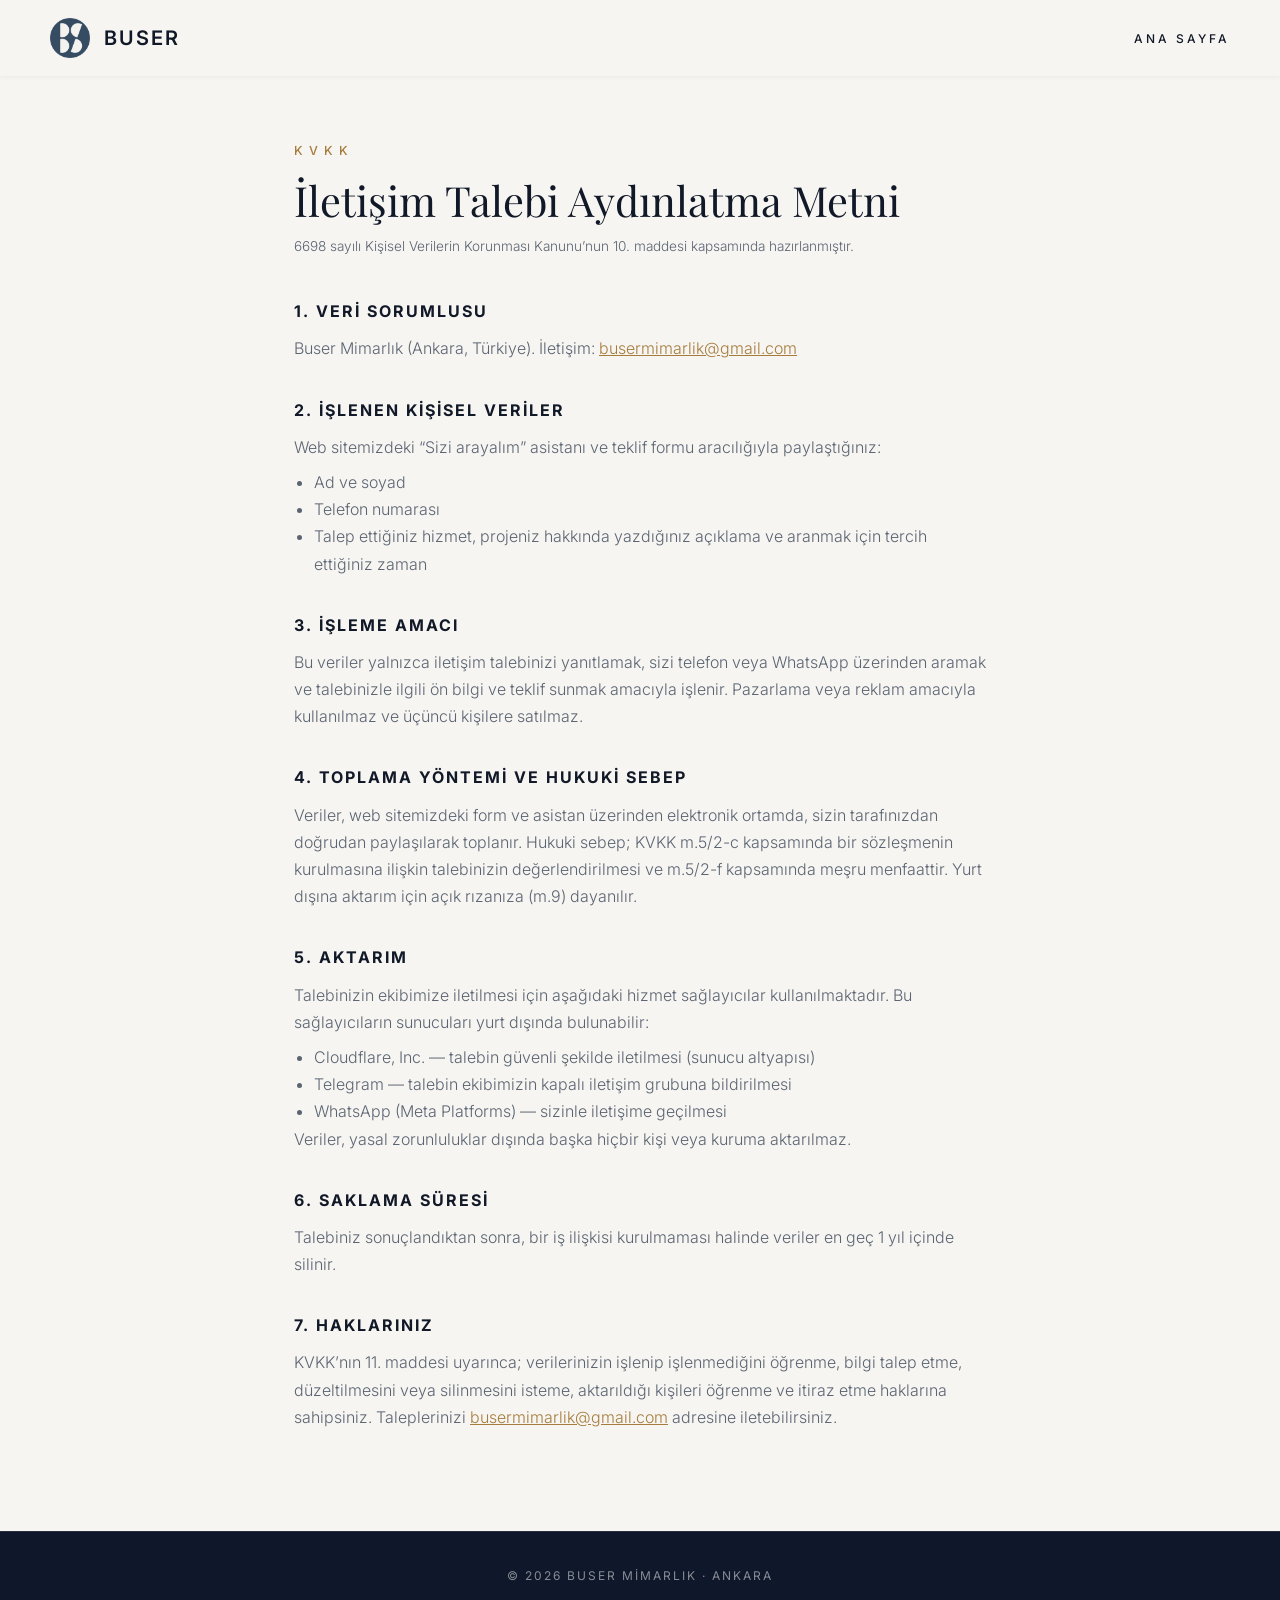
<file: kvkk.html>
<!DOCTYPE html>
<html lang="tr">
<head>
    <meta charset="UTF-8">
    <meta name="viewport" content="width=device-width, initial-scale=1.0">
    <title>Aydınlatma Metni | Buser Mimarlık</title>
    <meta name="robots" content="noindex, follow">
    <link rel="icon" type="image/png" sizes="32x32" href="images/favicon-32.png">
    <link rel="preconnect" href="https://fonts.googleapis.com">
    <link rel="preconnect" href="https://fonts.gstatic.com" crossorigin>
    <link href="https://fonts.googleapis.com/css2?family=Inter:wght@300;400;500;600&family=Playfair+Display:wght@400;600&display=swap" rel="stylesheet">
    <script>
        (function () {
            var t = null;
            try { t = localStorage.getItem('buser-theme'); } catch (e) {}
            if (!t && window.matchMedia && matchMedia('(prefers-color-scheme: dark)').matches) t = 'dark';
            if (t === 'dark') document.documentElement.classList.add('dark-theme');
        })();
    </script>
    <link rel="stylesheet" href="assets/style.css">
    <style>
        .legal { max-width: 820px; margin: 0 auto; padding: 140px 5vw 100px; }
        .legal h1 { font-family: 'Playfair Display', serif; font-weight: 400; font-size: clamp(1.8rem, 4vw, 2.6rem); line-height: 1.2; margin-bottom: 10px; }
        .legal .meta { color: var(--text-gray); font-size: 0.85rem; margin-bottom: 40px; }
        .legal h2 { font-size: 1rem; text-transform: uppercase; letter-spacing: 2px; margin: 34px 0 10px; }
        .legal p, .legal li { color: var(--text-gray); font-weight: 300; }
        .legal ul { padding-left: 20px; margin-top: 8px; }
        .legal a { color: var(--accent-strong); }
    </style>
</head>
<body>
    <!-- TASLAK: Yayına almadan önce bir hukukçuya kontrol ettirilmesi önerilir. -->
    <nav aria-label="Ana menü">
        <a href="index.html" class="brand" aria-label="Buser Mimarlık ana sayfa">
            <img src="images/logo.png" alt="" width="40" height="40">
            <div class="brand-text-wrapper" aria-hidden="true"><span class="b-letter">B</span><span class="im-letters">IM&nbsp;</span><span class="user-letters">USER</span></div>
        </a>
        <div class="nav-right"><ul class="nav-links" style="position:static;transform:none;visibility:visible;flex-direction:row;background:none;padding:0;box-shadow:none"><li><a href="index.html">Ana Sayfa</a></li></ul></div>
    </nav>

    <main class="light-section">
        <article class="legal">
            <span class="eyebrow">KVKK</span>
            <h1>İletişim Talebi Aydınlatma Metni</h1>
            <p class="meta">6698 sayılı Kişisel Verilerin Korunması Kanunu’nun 10. maddesi kapsamında hazırlanmıştır.</p>

            <h2>1. Veri sorumlusu</h2>
            <p>Buser Mimarlık (Ankara, Türkiye). İletişim: <a href="mailto:busermimarlik@gmail.com">busermimarlik@gmail.com</a></p>

            <h2>2. İşlenen kişisel veriler</h2>
            <p>Web sitemizdeki “Sizi arayalım” asistanı ve teklif formu aracılığıyla paylaştığınız:</p>
            <ul>
                <li>Ad ve soyad</li>
                <li>Telefon numarası</li>
                <li>Talep ettiğiniz hizmet, projeniz hakkında yazdığınız açıklama ve aranmak için tercih ettiğiniz zaman</li>
            </ul>

            <h2>3. İşleme amacı</h2>
            <p>Bu veriler yalnızca iletişim talebinizi yanıtlamak, sizi telefon veya WhatsApp üzerinden aramak ve talebinizle ilgili ön bilgi ve teklif sunmak amacıyla işlenir. Pazarlama veya reklam amacıyla kullanılmaz ve üçüncü kişilere satılmaz.</p>

            <h2>4. Toplama yöntemi ve hukuki sebep</h2>
            <p>Veriler, web sitemizdeki form ve asistan üzerinden elektronik ortamda, sizin tarafınızdan doğrudan paylaşılarak toplanır. Hukuki sebep; KVKK m.5/2-c kapsamında bir sözleşmenin kurulmasına ilişkin talebinizin değerlendirilmesi ve m.5/2-f kapsamında meşru menfaattir. Yurt dışına aktarım için açık rızanıza (m.9) dayanılır.</p>

            <h2>5. Aktarım</h2>
            <p>Talebinizin ekibimize iletilmesi için aşağıdaki hizmet sağlayıcılar kullanılmaktadır. Bu sağlayıcıların sunucuları yurt dışında bulunabilir:</p>
            <ul>
                <li>Cloudflare, Inc. — talebin güvenli şekilde iletilmesi (sunucu altyapısı)</li>
                <li>Telegram — talebin ekibimizin kapalı iletişim grubuna bildirilmesi</li>
                <li>WhatsApp (Meta Platforms) — sizinle iletişime geçilmesi</li>
            </ul>
            <p>Veriler, yasal zorunluluklar dışında başka hiçbir kişi veya kuruma aktarılmaz.</p>

            <h2>6. Saklama süresi</h2>
            <p>Talebiniz sonuçlandıktan sonra, bir iş ilişkisi kurulmaması halinde veriler en geç 1 yıl içinde silinir.</p>

            <h2>7. Haklarınız</h2>
            <p>KVKK’nın 11. maddesi uyarınca; verilerinizin işlenip işlenmediğini öğrenme, bilgi talep etme, düzeltilmesini veya silinmesini isteme, aktarıldığı kişileri öğrenme ve itiraz etme haklarına sahipsiniz. Taleplerinizi <a href="mailto:busermimarlik@gmail.com">busermimarlik@gmail.com</a> adresine iletebilirsiniz.</p>
        </article>
    </main>

    <footer class="dark-section simple-footer">&copy; <span id="currentYear">2026</span> Buser Mimarlık · Ankara</footer>
    <script>document.getElementById('currentYear').textContent = new Date().getFullYear();</script>
</body>
</html>
</file>
<file: assets/style.css>
html { scroll-behavior: smooth; scroll-padding-top: 80px; }

/* KURUMSAL RENKLER (logo laciverti + krem + bronz) */
:root {
    --bg-dark: #0f172a;
    --bg-light: #f6f5f1;
    --bg-card: #ffffff;
    --text-dark: #111827;
    --text-light: #ffffff;
    --text-gray: #5b6472;
    --navy: #374d63;
    --accent: #c9a063;
    --accent-strong: #a67c3d;
    --border-color: #e3e1da;
    --nav-bg: rgba(246, 245, 241, 0.94);
    --bg-about-modal: rgba(246, 245, 241, 0.82);
    --transition-speed: 0.8s;
}
html.dark-theme {
    --bg-light: #060d19;
    --bg-card: #0b1526;
    --text-dark: #f1f5f9;
    --text-gray: #94a3b8;
    --border-color: #16243a;
    --nav-bg: rgba(6, 13, 25, 0.94);
    --bg-about-modal: rgba(6, 13, 25, 0.86);
    --accent-strong: #c9a063;
}

* { margin: 0; padding: 0; box-sizing: border-box; }

body {
    font-family: 'Inter', sans-serif;
    background-color: var(--bg-dark);
    color: var(--text-dark);
    line-height: 1.7;
    overflow-x: hidden;
    transition: background-color 0.5s ease, color 0.5s ease;
}
img { max-width: 100%; display: block; }
a:focus-visible, button:focus-visible, [tabindex]:focus-visible { outline: 2px solid var(--accent); outline-offset: 3px; }
.sr-only { position: absolute; width: 1px; height: 1px; overflow: hidden; clip: rect(0 0 0 0); white-space: nowrap; }

/* AÇILIŞ VİDEOSU — oturum başına bir kez, atlanabilir */
#intro-screen {
    position: fixed; inset: 0; background-color: #ffffff; z-index: 9999;
    display: flex; justify-content: center; align-items: center;
    transition: opacity 0.8s ease, visibility 0.8s ease;
}
#intro-video { width: 100%; height: 100%; object-fit: contain; pointer-events: none; padding: 20px; }
#intro-skip {
    position: absolute; bottom: 30px; right: 30px; background: none; border: 1px solid #c7ccd4;
    color: #374d63; padding: 8px 18px; font: 500 11px 'Inter', sans-serif; letter-spacing: 3px;
    text-transform: uppercase; cursor: pointer; border-radius: 2px;
}
#intro-skip:hover { border-color: var(--accent); color: var(--accent-strong); }
.fade-out { opacity: 0; visibility: hidden; }
html.intro-seen #intro-screen { display: none; }

/* ARKA PLAN AĞ ANİMASYONU */
#mesh-canvas { position: fixed; top: 0; left: 0; width: 100vw; height: 100vh; z-index: 1; pointer-events: none; }

/* MENÜ */
nav {
    position: fixed; top: 0; width: 100%; padding: 18px 50px;
    display: flex; justify-content: space-between; align-items: center;
    z-index: 100; background: var(--nav-bg);
    backdrop-filter: blur(10px); -webkit-backdrop-filter: blur(10px);
    box-shadow: 0 1px 5px rgba(0,0,0,0.05); transition: background 0.5s ease;
}
.brand { display: flex; align-items: center; gap: 14px; text-decoration: none; }
.brand img { height: 40px; width: 40px; animation: logoDigitalGlow 6s infinite cubic-bezier(0.2, 0.8, 0.2, 1); }
@keyframes logoDigitalGlow {
    0%, 50%, 100% { filter: drop-shadow(0 0 0 transparent); }
    52%, 94% { filter: drop-shadow(0 0 8px #0ea5e9); }
    55%, 90% { filter: drop-shadow(0 0 10px rgba(201, 160, 99, 0.6)); }
}
.brand-text-wrapper { display: flex; align-items: center; font-size: 20px; letter-spacing: 2px; font-weight: 600; color: var(--text-dark); overflow: hidden; }
.b-letter, .user-letters { animation: textDigitalGlow 6s infinite cubic-bezier(0.2, 0.8, 0.2, 1); }
.im-letters {
    display: inline-block; max-width: 0; opacity: 0; overflow: hidden; white-space: nowrap;
    animation: textDigitalGlow 6s infinite, counterTick 6s infinite steps(3, end);
}
@keyframes textDigitalGlow {
    0%, 50%, 100% { color: var(--text-dark); text-shadow: none; }
    52%, 94% { color: #0ea5e9; text-shadow: 0 0 12px #0ea5e9; }
    55%, 90% { color: var(--accent); text-shadow: 0 0 15px rgba(201, 160, 99, 0.5); }
}
@keyframes counterTick {
    0%, 50%, 100% { max-width: 0; opacity: 0; }
    52% { opacity: 1; }
    55%, 90% { max-width: 40px; opacity: 1; }
    94% { max-width: 0; opacity: 1; }
}

.nav-right { display: flex; align-items: center; gap: 36px; }
.nav-links { list-style: none; display: flex; gap: 32px; }
.nav-links a { color: var(--text-dark); text-decoration: none; text-transform: uppercase; font-size: 12px; letter-spacing: 3px; font-weight: 500; transition: color 0.3s ease; cursor: pointer; }
.nav-links a:hover { color: var(--accent); }
.nav-cta { border: 1px solid var(--accent); padding: 8px 18px; }
.nav-cta:hover { background: var(--accent); color: #0f172a !important; }

.icon-btn { background: none; border: none; cursor: pointer; display: flex; align-items: center; justify-content: center; color: var(--text-dark); transition: transform 0.3s ease, color 0.3s ease; }
.icon-btn:hover { color: var(--accent); }
.theme-switch:hover { transform: scale(1.1) rotate(10deg); }
.icon-btn svg { width: 22px; height: 22px; }
.icon-sun { display: none; }
html.dark-theme .icon-sun { display: block; }
html.dark-theme .icon-moon { display: none; }
.menu-btn { display: none; }

/* BÖLÜMLER */
section { width: 100%; }
.container { max-width: 1400px; margin: 0 auto; padding: 120px 5vw; }
.light-section { position: relative; z-index: 2; background-color: var(--bg-light); transition: background-color 0.5s ease; }
.dark-section { position: relative; z-index: 0; background-color: transparent; color: var(--text-light); }
.dark-section .container, .dark-section .hero-content { position: relative; z-index: 2; }

.eyebrow { display: block; font-size: 0.78rem; text-transform: uppercase; letter-spacing: 6px; color: var(--accent-strong); margin-bottom: 14px; font-weight: 500; }
.dark-section .eyebrow { color: var(--accent); }
.section-head { display: flex; justify-content: space-between; align-items: flex-end; gap: 30px; flex-wrap: wrap; margin-bottom: 60px; border-bottom: 1px solid var(--border-color); padding-bottom: 24px; }
.section-title { font-family: 'Playfair Display', serif; font-size: clamp(1.8rem, 3.4vw, 2.6rem); font-weight: 400; line-height: 1.2; color: var(--text-dark); }
.section-lead { max-width: 520px; color: var(--text-gray); font-weight: 300; }

/* HERO */
.hero {
    position: relative; width: 100%; min-height: 100vh; min-height: 100svh; display: flex; flex-direction: column;
    justify-content: center; align-items: center; text-align: center; z-index: 0; padding: 120px 20px 60px;
    background: linear-gradient(rgba(10, 12, 18, 0.82), rgba(10, 12, 18, 0.94)), url('../images/hero-arkaplan.jpg') center/cover no-repeat;
}
.hero .eyebrow { letter-spacing: 7px; margin-bottom: 26px; }
.hero h1 { font-size: clamp(2.4rem, 6vw, 4.6rem); font-weight: 300; letter-spacing: -2px; line-height: 1.1; margin-bottom: 26px; color: var(--text-light); }
.hero h1 em { font-family: 'Playfair Display', serif; font-style: italic; color: var(--accent); font-weight: 400; }
.hero-sub { max-width: 640px; margin: 0 auto 46px; font-size: 1.05rem; font-weight: 300; color: rgba(255,255,255,0.78); }
.hero-actions { display: flex; gap: 18px; justify-content: center; flex-wrap: wrap; }
.btn { display: inline-block; border: 1px solid var(--accent); padding: 15px 36px; color: var(--text-light); text-decoration: none; text-transform: uppercase; letter-spacing: 3px; font-size: 12px; transition: all 0.3s ease; cursor: pointer; background: none; font-family: inherit; }
.btn:hover, .btn-solid { background-color: var(--accent); color: #0f172a; }
.btn-solid:hover { background: transparent; color: var(--text-light); }
.hero-pillars { display: flex; gap: 12px 34px; justify-content: center; flex-wrap: wrap; margin-top: 70px; font-size: 0.75rem; letter-spacing: 4px; text-transform: uppercase; color: rgba(255,255,255,0.55); }
.hero-pillars span::before { content: '—'; color: var(--accent); margin-right: 10px; }

/* HİZMETLER */
.services-grid { display: grid; grid-template-columns: repeat(6, 1fr); gap: 1px; background: var(--border-color); border: 1px solid var(--border-color); }
.service-item { background: var(--bg-light); padding: 44px 36px; transition: background-color 0.4s ease; position: relative; }
.service-item:hover { background: var(--bg-card); }
.service-icon { width: 42px; height: 42px; color: var(--accent-strong); margin-bottom: 26px; }
.service-item h3 { font-size: 1.05rem; font-weight: 600; margin-bottom: 12px; text-transform: uppercase; letter-spacing: 1.5px; }
.service-item p { color: var(--text-gray); font-weight: 300; font-size: 0.97rem; }
.service-item ul { list-style: none; margin-top: 16px; }
.service-item li { font-size: 0.85rem; color: var(--text-gray); padding: 5px 0; border-top: 1px dashed var(--border-color); }
.service-item li::before { content: '+ '; color: var(--accent-strong); }
.tag { position: absolute; top: 20px; right: 20px; font-size: 0.65rem; letter-spacing: 2px; text-transform: uppercase; color: var(--accent-strong); border: 1px solid var(--accent); padding: 2px 8px; }

/* SÜREÇ */
.process-list { list-style: none; display: grid; grid-template-columns: repeat(5, 1fr); gap: 30px; counter-reset: step; }
.process-list li { border-top: 1px solid rgba(255,255,255,0.18); padding-top: 26px; position: relative; }
.process-list li::before { counter-increment: step; content: '0' counter(step); display: block; font-family: 'Playfair Display', serif; font-size: 2.4rem; color: var(--accent); line-height: 1; margin-bottom: 18px; }
.process-list li::after { content: ''; position: absolute; top: -4px; left: 0; width: 7px; height: 7px; background: var(--accent); border-radius: 50%; }
.process-list h3 { font-size: 0.95rem; font-weight: 600; text-transform: uppercase; letter-spacing: 1.5px; margin-bottom: 10px; }
.process-list p { font-size: 0.9rem; color: rgba(255,255,255,0.66); font-weight: 300; }
.dark-section .section-head { border-color: rgba(255,255,255,0.15); }
.dark-section .section-title { color: var(--text-light); }
.dark-section .section-lead { color: rgba(255,255,255,0.66); }

/* PROJELER */
.filters { display: flex; gap: 10px; flex-wrap: wrap; }
.filter-btn { background: none; border: 1px solid var(--border-color); color: var(--text-gray); padding: 8px 16px; font: 500 11px 'Inter', sans-serif; letter-spacing: 2px; text-transform: uppercase; cursor: pointer; transition: all 0.3s ease; }
.filter-btn:hover { border-color: var(--accent); color: var(--text-dark); }
.filter-btn.active { background: var(--text-dark); border-color: var(--text-dark); color: var(--bg-light); }
.grid-container { display: grid; grid-template-columns: repeat(auto-fill, minmax(min(100%, 360px), 1fr)); gap: 44px 40px; }
.project-card { cursor: pointer; position: relative; background: none; border: none; text-align: left; font: inherit; color: inherit; }
.project-card[hidden] { display: none; }
.project-img-wrapper { overflow: hidden; aspect-ratio: 16/9; background-color: var(--border-color); margin-bottom: 18px; }
.project-img { width: 100%; height: 100%; object-fit: cover; transition: transform 0.7s ease; }
.project-card:hover .project-img, .project-card:focus-visible .project-img { transform: scale(1.05); }
.project-info h3 { font-size: 1.4rem; font-weight: 500; color: var(--text-dark); transition: color 0.3s ease; }
.project-card:hover .project-info h3 { color: var(--accent-strong); }
.project-info p { color: var(--text-gray); font-size: 0.8rem; text-transform: uppercase; letter-spacing: 2px; margin-top: 4px; }

/* VİZYON */
.about-content { text-align: center; max-width: 960px !important; }
.about-text { font-size: clamp(1.4rem, 2.8vw, 2.1rem); font-weight: 300; line-height: 1.6; }
.about-text strong { color: var(--accent); font-weight: 400; }

/* NEDEN BUSER */
.why-grid { display: grid; grid-template-columns: repeat(auto-fit, minmax(240px, 1fr)); gap: 50px; }
.why-item h3 { font-family: 'Playfair Display', serif; font-weight: 400; font-size: 1.35rem; margin-bottom: 12px; }
.why-item p { color: var(--text-gray); font-weight: 300; font-size: 0.97rem; }
.why-item .num { display: block; width: 36px; height: 1px; background: var(--accent); margin-bottom: 22px; }

/* İLETİŞİM / TEKLİF */
footer { background-color: transparent; border-top: 1px solid rgba(255, 255, 255, 0.1); position: relative; z-index: 0; }
footer .container { position: relative; z-index: 2; color: var(--text-light); }
.contact-grid { display: grid; grid-template-columns: 1fr 1.2fr; gap: 70px; align-items: start; }
.contact-grid h2 { font-family: 'Playfair Display', serif; font-weight: 400; font-size: clamp(2rem, 4vw, 3rem); line-height: 1.15; margin-bottom: 24px; }
.contact-grid .lead { color: rgba(255,255,255,0.7); font-weight: 300; margin-bottom: 36px; }
.contact-lines { list-style: none; }
.contact-lines li { margin-bottom: 16px; }
.contact-lines a { display: inline-flex; align-items: center; gap: 12px; color: var(--text-light); text-decoration: none; letter-spacing: 1px; opacity: 0.85; transition: all 0.3s ease; }
.contact-lines a:hover { color: var(--accent); opacity: 1; }
.contact-lines svg { width: 20px; height: 20px; flex-shrink: 0; }

.quote-form { background: rgba(8, 14, 26, 0.72); border: 1px solid rgba(201, 160, 99, 0.25); padding: 40px; backdrop-filter: blur(6px); -webkit-backdrop-filter: blur(6px); }
.form-row { display: grid; grid-template-columns: 1fr 1fr; gap: 18px; }
.field { margin-bottom: 18px; }
.field label { display: block; font-size: 0.7rem; letter-spacing: 2.5px; text-transform: uppercase; color: rgba(255,255,255,0.6); margin-bottom: 8px; }
.field input, .field select, .field textarea {
    width: 100%; background: transparent; border: none; border-bottom: 1px solid rgba(255,255,255,0.25);
    color: var(--text-light); padding: 10px 0; font: 300 1rem 'Inter', sans-serif; transition: border-color 0.3s ease;
}
.field select option { color: #111827; }
.field textarea { resize: vertical; min-height: 90px; }
.field input:focus, .field select:focus, .field textarea:focus { outline: none; border-color: var(--accent); }
.form-note { font-size: 0.78rem; color: rgba(255,255,255,0.5); margin-top: 14px; }

.footer-bottom { border-top: 1px solid rgba(255,255,255,0.1); margin-top: 80px; padding-top: 30px; display: flex; justify-content: space-between; flex-wrap: wrap; gap: 10px; color: rgba(255, 255, 255, 0.5); font-size: 0.78rem; text-transform: uppercase; letter-spacing: 2px; }

/* BAŞA DÖN */
#scrollTopBtn {
    position: fixed; bottom: 40px; right: 40px; width: 50px; height: 50px;
    background-color: var(--accent); color: #fff; border-radius: 50%;
    display: flex; align-items: center; justify-content: center;
    cursor: pointer; z-index: 99; opacity: 0; visibility: hidden;
    transform: translateY(20px); transition: all 0.4s ease;
    box-shadow: 0 4px 15px rgba(0,0,0,0.2); border: none;
}
#scrollTopBtn.show { opacity: 1; visibility: visible; transform: translateY(0); }
#scrollTopBtn:hover { background-color: var(--navy); transform: translateY(-5px); }
#scrollTopBtn svg { width: 24px; height: 24px; }

/* MODALLAR */
.modal-overlay { display: none; position: fixed; inset: 0; background-color: rgba(10, 10, 12, 0.9); backdrop-filter: blur(8px); -webkit-backdrop-filter: blur(8px); z-index: 1000; overflow-y: auto; padding: 40px 20px; opacity: 0; transition: opacity 0.4s ease; }
.modal-overlay.open { display: block; }
.modal-overlay.active { opacity: 1; }
.modal-close-btn { position: absolute; top: 14px; right: 18px; font-size: 40px; font-weight: 300; color: #ffffff; cursor: pointer; z-index: 10; line-height: 1; background: none; border: none; text-shadow: 0 2px 4px rgba(0,0,0,0.6); transition: color 0.3s ease; }
.modal-close-btn:hover { color: var(--accent); }
.modal-content { background-color: var(--bg-light); max-width: 1000px; margin: 0 auto; position: relative; border-radius: 4px; overflow: hidden; transform: translateY(50px); transition: transform 0.4s ease, background-color 0.5s ease; }
.modal-overlay.active .modal-content { transform: translateY(0); }
.modal-header-img { width: 100%; height: 55vh; object-fit: cover; background: #0f172a; }
.modal-body { padding: 50px; }
.modal-title { font-size: clamp(1.8rem, 4vw, 2.5rem); font-weight: 400; font-family: 'Playfair Display', serif; color: var(--text-dark); margin-bottom: 8px; }
.modal-category { font-size: 0.85rem; text-transform: uppercase; letter-spacing: 3px; color: var(--accent-strong); margin-bottom: 26px; }
.modal-desc { font-size: 1.05rem; color: var(--text-gray); line-height: 1.8; margin-bottom: 36px; }
.modal-gallery { display: grid; grid-template-columns: repeat(auto-fit, minmax(180px, 1fr)); gap: 16px; }
.modal-gallery button { border: 2px solid transparent; padding: 0; cursor: pointer; background: none; transition: border-color 0.3s ease; }
.modal-gallery button.current { border-color: var(--accent); }
.modal-gallery img { width: 100%; aspect-ratio: 4/3; object-fit: cover; }

#aboutMeModal.modal-overlay { background-color: rgba(10, 10, 12, 0.45); backdrop-filter: none; -webkit-backdrop-filter: none; }
#aboutMeModal .modal-content { background-color: var(--bg-about-modal); backdrop-filter: blur(15px); -webkit-backdrop-filter: blur(15px); border: 1px solid rgba(201, 160, 99, 0.3); box-shadow: 0 25px 50px rgba(0,0,0,0.3); }
.about-me-grid { display: grid; grid-template-columns: 1fr 1.5fr; gap: 40px; padding: 50px; }
.about-me-img-wrapper { width: 100%; aspect-ratio: 3/4; overflow: hidden; border-radius: 4px; }
.about-me-img { width: 100%; height: 100%; object-fit: cover; }
.cv-section-title { font-size: 1rem; font-weight: 600; color: var(--text-dark); margin-top: 28px; margin-bottom: 8px; text-transform: uppercase; letter-spacing: 2px; }
.cv-list { list-style: none; color: var(--text-gray); line-height: 1.8; font-weight: 300; }
.cv-list li { margin-bottom: 4px; }
.cv-list li::before { content: '• '; color: var(--accent-strong); }

/* KAYDIRMA ANİMASYONLARI (JS yoksa içerik görünür kalır) */
.js .hidden-anim { opacity: 0; transform: translateY(40px); transition: opacity var(--transition-speed) ease-out, transform var(--transition-speed) ease-out; }
.js .hidden-anim.show-anim { opacity: 1; transform: translateY(0); }

@media (prefers-reduced-motion: reduce) {
    html { scroll-behavior: auto; }
    *, *::before, *::after { animation: none !important; transition-duration: 0.01ms !important; }
    .js .hidden-anim { opacity: 1; transform: none; }
    #mesh-canvas { display: none; }
}

@media screen and (max-width: 1100px) {
    .process-list { grid-template-columns: repeat(2, 1fr); }
        .contact-grid { grid-template-columns: 1fr; gap: 50px; }
    nav { padding: 16px 30px; }
    .nav-links { gap: 22px; }
}
@media screen and (max-width: 900px) {
    nav { padding: 14px 20px; }
    .menu-btn { display: flex; }
    .nav-links { position: absolute; top: 68px; left: 0; right: 0; flex-direction: column; background-color: var(--bg-light); box-shadow: 0 12px 24px rgba(0,0,0,0.15); text-align: center; padding: 30px 0; gap: 24px; transform: translateX(-100%); visibility: hidden; transition: transform 0.4s ease, visibility 0.4s; }
    .nav-links.active { transform: translateX(0); visibility: visible; }
    .nav-cta { display: inline-block; }
    .nav-right { gap: 20px; }
}
@media screen and (max-width: 768px) {
    .container { padding: 90px 20px; }
    .process-list { grid-template-columns: 1fr; }
        .form-row { grid-template-columns: 1fr; gap: 0; }
    .quote-form { padding: 28px 20px; }
    .about-me-grid { grid-template-columns: 1fr; padding: 30px 20px; }
    .about-me-img-wrapper { aspect-ratio: 1/1; }
    .modal-body { padding: 30px 20px; }
    .modal-header-img { height: 38vh; }
    #scrollTopBtn { bottom: 20px; right: 20px; width: 42px; height: 42px; }
    .service-item { padding: 36px 24px; }
    .brand-text-wrapper { font-size: 17px; }
}

/* ================= EK BİLEŞENLER ================= */

/* Proje kartı artık bir bağlantı */
a.project-card { display: block; text-decoration: none; }
.project-more { display: inline-block; margin-top: 10px; font-size: 0.72rem; letter-spacing: 3px; text-transform: uppercase; color: var(--accent-strong); opacity: 0; transform: translateX(-6px); transition: all 0.3s ease; }
.project-card:hover .project-more, .project-card:focus-visible .project-more { opacity: 1; transform: none; }

/* ÇİZGİDEN GERÇEĞE KAYDIRICI */
.compare-wrap { display: grid; grid-template-columns: 1fr 2.2fr; gap: 60px; align-items: center; }
.compare-text p { color: var(--text-gray); font-weight: 300; margin-bottom: 26px; }
.compare-text .hint { font-size: 0.75rem; letter-spacing: 3px; text-transform: uppercase; color: var(--accent-strong); display: flex; align-items: center; gap: 10px; }
.compare {
    --pos: 50%;
    position: relative; aspect-ratio: 16 / 9; overflow: hidden; user-select: none; -webkit-user-select: none;
    background: #0c1626; box-shadow: 0 30px 60px -30px rgba(15, 23, 42, 0.45); touch-action: pan-y;
}
.compare img { position: absolute; inset: 0; width: 100%; height: 100%; object-fit: cover; pointer-events: none; }
.compare .compare-top { clip-path: inset(0 calc(100% - var(--pos)) 0 0); }
.compare-line { position: absolute; top: 0; bottom: 0; left: var(--pos); width: 2px; margin-left: -1px; background: var(--accent); pointer-events: none; box-shadow: 0 0 12px rgba(201, 160, 99, 0.6); }
.compare-knob {
    position: absolute; top: 50%; left: var(--pos); width: 52px; height: 52px; margin: -26px 0 0 -26px; border-radius: 50%;
    background: var(--accent); color: #0f172a; display: flex; align-items: center; justify-content: center; pointer-events: none;
    box-shadow: 0 6px 20px rgba(0,0,0,0.35); transition: transform 0.2s ease;
}
.compare-knob svg { width: 26px; height: 26px; }
.compare:hover .compare-knob { transform: scale(1.08); }
.compare-range { position: absolute; inset: 0; width: 100%; height: 100%; opacity: 0; cursor: ew-resize; margin: 0; -webkit-appearance: none; appearance: none; }
.compare-range:focus-visible ~ .compare-knob { outline: 3px solid #fff; outline-offset: 3px; }
.compare-label { position: absolute; top: 18px; padding: 6px 14px; font-size: 0.68rem; letter-spacing: 3px; text-transform: uppercase; background: rgba(12, 22, 38, 0.72); color: #fff; backdrop-filter: blur(4px); -webkit-backdrop-filter: blur(4px); pointer-events: none; }
.compare-label.left { left: 18px; color: #7dd3fc; }
.compare-label.right { right: 18px; }

/* WHATSAPP */
.wa-float {
    position: fixed; right: 40px; bottom: 40px; width: 56px; height: 56px; border-radius: 50%; background: #25d366; color: #fff;
    display: flex; align-items: center; justify-content: center; z-index: 98; box-shadow: 0 8px 22px rgba(0,0,0,0.25);
    transition: transform 0.3s ease;
}
.wa-float:hover { transform: translateY(-4px); }
.wa-float svg { width: 30px; height: 30px; }
.has-wa #scrollTopBtn { bottom: 108px; }
[data-phone][hidden] { display: none !important; }

/* PROJE DETAY SAYFASI */
.page-hero {
    position: relative; min-height: 78vh; display: flex; align-items: flex-end; color: var(--text-light); z-index: 0;
    background-size: cover; background-position: center;
}
.page-hero::before { content: ''; position: absolute; inset: 0; background: linear-gradient(180deg, rgba(10,12,18,0.35) 0%, rgba(10,12,18,0.15) 40%, rgba(10,12,18,0.88) 100%); }
.page-hero .container { position: relative; z-index: 2; padding-top: 160px; padding-bottom: 70px; width: 100%; }
.crumbs { font-size: 0.72rem; letter-spacing: 3px; text-transform: uppercase; margin-bottom: 22px; color: rgba(255,255,255,0.7); }
.crumbs a { color: var(--accent); text-decoration: none; }
.crumbs a:hover { text-decoration: underline; }
.page-hero h1 { font-family: 'Playfair Display', serif; font-weight: 400; font-size: clamp(2.2rem, 5vw, 4rem); line-height: 1.1; margin-bottom: 14px; }
.page-hero .cat { font-size: 0.85rem; letter-spacing: 4px; text-transform: uppercase; color: var(--accent); }

.project-layout { display: grid; grid-template-columns: 1.6fr 1fr; gap: 80px; align-items: start; }
.project-desc p { font-size: 1.12rem; font-weight: 300; color: var(--text-gray); line-height: 1.9; }
.project-desc p + p { margin-top: 18px; }
.facts { border-top: 2px solid var(--accent); background: var(--bg-card); padding: 34px 32px; }
.facts h2 { font-size: 0.75rem; letter-spacing: 4px; text-transform: uppercase; color: var(--text-gray); font-weight: 500; margin-bottom: 18px; }
.facts dl { display: grid; grid-template-columns: auto 1fr; gap: 14px 22px; }
.facts dt { font-size: 0.72rem; letter-spacing: 2px; text-transform: uppercase; color: var(--text-gray); padding-top: 3px; }
.facts dd { font-size: 0.97rem; color: var(--text-dark); }
.facts .facts-cta { margin-top: 28px; display: block; text-align: center; color: var(--text-dark); }
.facts .facts-cta:hover { color: #0f172a; }

.gallery { display: grid; grid-template-columns: repeat(2, 1fr); gap: 20px; }
.gallery a { display: block; overflow: hidden; aspect-ratio: 16 / 10; background: var(--border-color); }
.gallery a:first-child { grid-column: 1 / -1; aspect-ratio: 21 / 9; }
.gallery img { width: 100%; height: 100%; object-fit: cover; transition: transform 0.7s ease; }
.gallery a:hover img { transform: scale(1.04); }

.pager { display: grid; grid-template-columns: 1fr 1fr; border-top: 1px solid var(--border-color); }
.pager a { padding: 44px 5vw; text-decoration: none; color: var(--text-dark); transition: background-color 0.3s ease; }
.pager a:hover { background: var(--bg-card); }
.pager a + a { text-align: right; border-left: 1px solid var(--border-color); }
.pager small { display: block; font-size: 0.7rem; letter-spacing: 3px; text-transform: uppercase; color: var(--accent-strong); margin-bottom: 8px; }
.pager span { font-family: 'Playfair Display', serif; font-size: clamp(1.1rem, 2.4vw, 1.6rem); }

.cta-band { text-align: center; }
.cta-band h2 { font-family: 'Playfair Display', serif; font-weight: 400; font-size: clamp(1.8rem, 4vw, 2.8rem); margin-bottom: 16px; }
.cta-band p { color: rgba(255,255,255,0.7); font-weight: 300; margin: 0 auto 36px; max-width: 560px; }
.simple-footer { text-align: center; padding: 34px 20px; color: rgba(255,255,255,0.5); font-size: 0.75rem; letter-spacing: 2px; text-transform: uppercase; border-top: 1px solid rgba(255,255,255,0.1); position: relative; z-index: 2; }

/* LIGHTBOX */
.lightbox { position: fixed; inset: 0; z-index: 1000; background: rgba(6, 10, 18, 0.95); display: none; align-items: center; justify-content: center; padding: 60px 70px; }
.lightbox.open { display: flex; }
.lightbox img { max-width: 100%; max-height: 100%; object-fit: contain; box-shadow: 0 20px 60px rgba(0,0,0,0.5); }
.lb-btn { position: absolute; background: none; border: none; color: #fff; cursor: pointer; font-size: 44px; line-height: 1; padding: 10px 16px; opacity: 0.8; transition: all 0.3s ease; }
.lb-btn:hover { opacity: 1; color: var(--accent); }
.lb-close { top: 12px; right: 16px; }
.lb-prev { left: 10px; top: 50%; transform: translateY(-50%); }
.lb-next { right: 10px; top: 50%; transform: translateY(-50%); }
.lb-count { position: absolute; bottom: 20px; left: 0; right: 0; text-align: center; color: rgba(255,255,255,0.6); font-size: 0.8rem; letter-spacing: 3px; }

@media screen and (max-width: 1100px) {
    .compare-wrap { grid-template-columns: 1fr; gap: 36px; }
    .project-layout { grid-template-columns: 1fr; gap: 50px; }
}
@media screen and (max-width: 768px) {
    .wa-float { right: 20px; bottom: 20px; width: 50px; height: 50px; }
    .has-wa #scrollTopBtn { bottom: 84px; }
    .gallery { grid-template-columns: 1fr; }
    .gallery a:first-child { aspect-ratio: 16 / 10; }
    .pager a { padding: 30px 20px; }
    .page-hero { min-height: 62vh; }
    .page-hero .container { padding-top: 120px; padding-bottom: 44px; }
    .facts { padding: 28px 22px; }
    .lightbox { padding: 50px 10px; }
    .compare-knob { width: 44px; height: 44px; margin: -22px 0 0 -22px; }
}

/* ÖNE ÇIKAN HİZMETLER + EKİP */
.service-item { grid-column: span 2; }
.service-item.featured { grid-column: span 3; background: #0f172a; color: #f1f5f9; padding: 56px 48px; }
.service-item.featured:hover { background: #111c33; }
html.dark-theme .service-item.featured { background: #0d1a2e; }
.service-item.featured .service-icon { color: var(--accent); width: 52px; height: 52px; }
.service-item.featured h3 { font-family: 'Playfair Display', serif; font-size: clamp(1.5rem, 2.6vw, 2rem); text-transform: none; letter-spacing: 0; font-weight: 400; margin-bottom: 16px; }
.service-item.featured p { color: rgba(241, 245, 249, 0.72); font-size: 1.02rem; max-width: 520px; }
.service-item.featured ul { display: grid; grid-template-columns: 1fr 1fr; column-gap: 26px; margin-top: 24px; }
.service-item.featured li { color: rgba(241, 245, 249, 0.8); border-top-color: rgba(255, 255, 255, 0.12); font-size: 0.9rem; }
.service-item.featured li::before { color: var(--accent); }
.svc-no { position: absolute; top: 34px; right: 40px; font-family: 'Playfair Display', serif; font-size: 3.4rem; line-height: 1; color: rgba(201, 160, 99, 0.35); }
.svc-cta { display: inline-flex; gap: 10px; margin-top: 30px; color: var(--accent); text-decoration: none; font-size: 0.75rem; letter-spacing: 3px; text-transform: uppercase; border-bottom: 1px solid rgba(201, 160, 99, 0.4); padding-bottom: 6px; transition: gap 0.3s ease, border-color 0.3s ease; }
.svc-cta:hover { gap: 16px; border-color: var(--accent); }

.team-grid { display: grid; grid-template-columns: 1fr 1fr; gap: 50px; }
.person { display: grid; grid-template-columns: minmax(150px, 210px) 1fr; gap: 32px; align-items: start; }
.person-photo { aspect-ratio: 3 / 4; overflow: hidden; background: var(--border-color); }
.person-photo img { width: 100%; height: 100%; object-fit: cover; filter: grayscale(0.15); }
.person-photo.placeholder { display: flex; align-items: center; justify-content: center; background: #0f172a; }
.person-photo.placeholder img { width: 38%; height: auto; opacity: 0.5; }
.person-body h3 { font-family: 'Playfair Display', serif; font-weight: 400; font-size: 1.6rem; line-height: 1.2; }
.person-role { font-size: 0.75rem; letter-spacing: 3px; text-transform: uppercase; color: var(--accent-strong); margin: 6px 0 16px; }
.person-body > p:not(.person-role) { color: var(--text-gray); font-weight: 300; }
.person details { margin-top: 20px; border-top: 1px solid var(--border-color); padding-top: 14px; }
.person summary { cursor: pointer; font-size: 0.75rem; letter-spacing: 3px; text-transform: uppercase; color: var(--text-dark); list-style: none; display: flex; align-items: center; gap: 10px; }
.person summary::-webkit-details-marker { display: none; }
.person summary::before { content: '+'; color: var(--accent-strong); font-size: 1.1rem; transition: transform 0.3s ease; }
.person details[open] summary::before { transform: rotate(45deg); }
.person h4 { font-size: 0.8rem; letter-spacing: 2px; text-transform: uppercase; margin: 18px 0 6px; color: var(--text-dark); font-weight: 600; }
.person .cv-list { font-size: 0.92rem; }

@media screen and (max-width: 1100px) {
    .services-grid { grid-template-columns: repeat(2, 1fr); }
    .service-item, .service-item.featured { grid-column: span 1; }
    .service-item:last-child { grid-column: span 2; }
    .team-grid { grid-template-columns: 1fr; }
    .service-item.featured ul { grid-template-columns: 1fr; }
}
@media screen and (max-width: 768px) {
    .services-grid { grid-template-columns: 1fr; }
    .service-item:last-child { grid-column: span 1; }
    .service-item.featured { padding: 44px 24px; }
    .service-item.featured ul { grid-template-columns: 1fr; }
    .svc-no { top: 26px; right: 24px; font-size: 2.6rem; }
    .person { grid-template-columns: 1fr; gap: 22px; }
    .person-photo { max-width: 260px; }
}

/* ================= SİZİ ARAYALIM ASİSTANI ================= */
.chat-launcher {
    position: fixed; right: 40px; bottom: 40px; z-index: 98; height: 56px; padding: 0 22px 0 8px; border-radius: 28px;
    display: flex; align-items: center; gap: 12px; border: none; cursor: pointer; background: #0f172a; color: #fff;
    box-shadow: 0 10px 28px rgba(15, 23, 42, 0.35); font: 500 12px 'Inter', sans-serif; letter-spacing: 2px; text-transform: uppercase;
    transition: transform 0.3s ease, background-color 0.3s ease;
}
.chat-launcher:hover { transform: translateY(-3px); }
.chat-launcher-icon { width: 40px; height: 40px; border-radius: 50%; background: #25d366; display: flex; align-items: center; justify-content: center; }
.chat-launcher-icon svg { width: 20px; height: 20px; }
.chat-launcher.active { background: #1c2a3f; }
html.dark-theme .chat-launcher { background: #c9a063; color: #0f172a; }
.chat-panel {
    position: fixed; right: 40px; bottom: 110px; z-index: 1001; width: 370px; height: min(600px, calc(100vh - 150px));
    display: flex; flex-direction: column; background: var(--bg-light); border: 1px solid var(--border-color); border-radius: 14px; overflow: hidden;
    box-shadow: 0 30px 60px -12px rgba(15, 23, 42, 0.45); opacity: 0; transform: translateY(16px); transition: opacity 0.25s ease, transform 0.25s ease;
}
.chat-panel[hidden] { display: none; }
.chat-panel.open { opacity: 1; transform: none; }
.chat-head { display: flex; align-items: center; gap: 12px; padding: 14px 16px; background: #0f172a; color: #fff; }
.chat-head img { width: 36px; height: 36px; }
.chat-head div { flex: 1; line-height: 1.3; }
.chat-head strong { display: block; font-weight: 600; font-size: 0.95rem; }
.chat-head span { font-size: 0.75rem; color: #a9b4c4; }
.chat-close { background: none; border: none; color: #fff; font-size: 28px; line-height: 1; cursor: pointer; padding: 0 4px; opacity: 0.8; }
.chat-close:hover { opacity: 1; color: var(--accent); }
.chat-body { flex: 1; overflow-y: auto; padding: 18px 14px; display: flex; flex-direction: column; gap: 10px; scroll-behavior: smooth; }
.msg { max-width: 85%; padding: 10px 14px; border-radius: 14px; font-size: 0.9rem; line-height: 1.5; animation: msgIn 0.25s ease; }
.msg.bot { align-self: flex-start; background: var(--bg-card); color: var(--text-dark); border: 1px solid var(--border-color); border-bottom-left-radius: 4px; }
.msg.user { align-self: flex-end; background: #0f172a; color: #fff; border-bottom-right-radius: 4px; }
html.dark-theme .msg.user { background: #c9a063; color: #0f172a; }
.msg .muted { color: var(--text-gray); font-size: 0.82rem; }
.msg em { color: #b45309; font-style: normal; }
@keyframes msgIn { from { opacity: 0; transform: translateY(6px); } to { opacity: 1; transform: none; } }
.msg.typing { display: flex; gap: 4px; padding: 14px; }
.msg.typing i { width: 6px; height: 6px; border-radius: 50%; background: var(--text-gray); animation: dot 1s infinite ease-in-out; }
.msg.typing i:nth-child(2) { animation-delay: 0.15s; } .msg.typing i:nth-child(3) { animation-delay: 0.3s; }
@keyframes dot { 0%, 80%, 100% { opacity: 0.3; transform: translateY(0); } 40% { opacity: 1; transform: translateY(-3px); } }
.chips { display: flex; flex-wrap: wrap; gap: 8px; justify-content: flex-end; }
.chip { border: 1px solid var(--accent); background: transparent; color: var(--text-dark); padding: 8px 14px; border-radius: 18px; font: 500 0.82rem 'Inter', sans-serif; cursor: pointer; text-decoration: none; transition: all 0.2s ease; }
.chip:hover:not(:disabled) { background: var(--accent); color: #0f172a; }
.chip.solid { background: var(--accent); color: #0f172a; }
.chip.solid:disabled { opacity: 0.45; cursor: not-allowed; }
.chip.ghost { border-color: var(--border-color); color: var(--text-gray); }
.summary { display: grid; gap: 6px; font-size: 0.85rem; }
.summary span { display: inline-block; min-width: 64px; font-size: 0.7rem; letter-spacing: 1.5px; text-transform: uppercase; color: var(--accent-strong); }
.consent { background: var(--bg-card); border: 1px solid var(--border-color); border-radius: 12px; padding: 12px; font-size: 0.78rem; color: var(--text-gray); line-height: 1.5; }
.consent label { display: flex; gap: 10px; align-items: flex-start; cursor: pointer; }
.consent input[type=checkbox] { margin-top: 3px; accent-color: #a67c3d; width: 16px; height: 16px; flex-shrink: 0; }
.consent a { color: var(--accent-strong); }
.consent .hp { position: absolute; left: -9999px; width: 1px; height: 1px; opacity: 0; }
.consent .ts:not(:empty) { margin-top: 10px; }
.consent-actions { display: flex; justify-content: space-between; margin-top: 12px; gap: 8px; }
.chat-input { display: flex; gap: 8px; padding: 10px 12px; border-top: 1px solid var(--border-color); background: var(--bg-card); }
.chat-input input { flex: 1; border: 1px solid var(--border-color); background: var(--bg-light); color: var(--text-dark); border-radius: 20px; padding: 10px 14px; font: 400 0.9rem 'Inter', sans-serif; min-width: 0; }
.chat-input input:focus { outline: none; border-color: var(--accent); }
.chat-input input:disabled { opacity: 0.5; }
.chat-input button { width: 40px; height: 40px; border-radius: 50%; border: none; background: #0f172a; color: #fff; cursor: pointer; display: flex; align-items: center; justify-content: center; flex-shrink: 0; }
.chat-input button:disabled { opacity: 0.35; cursor: default; }
.chat-input button svg { width: 18px; height: 18px; }
@media screen and (max-width: 768px) {
    .chat-launcher { right: 16px; bottom: 16px; height: 52px; padding: 0 16px 0 6px; font-size: 11px; }
    .chat-panel { right: 0; left: 0; bottom: 0; width: 100%; height: 88vh; height: 88dvh; border-radius: 16px 16px 0 0; }
    .has-wa #scrollTopBtn { bottom: 80px; }
}

/* ================= İLETİŞİM (yeniden) ================= */
.call-card {
    width: 100%; display: flex; align-items: center; gap: 18px; text-align: left; cursor: pointer; margin: 6px 0 36px;
    padding: 20px 22px; border-radius: 14px; border: 1px solid rgba(201, 160, 99, 0.45); background: rgba(201, 160, 99, 0.08);
    color: var(--text-light); font-family: inherit; transition: background-color 0.3s ease, transform 0.3s ease, border-color 0.3s ease;
}
.call-card:hover { background: rgba(201, 160, 99, 0.16); border-color: var(--accent); transform: translateY(-2px); }
.call-icon { width: 48px; height: 48px; border-radius: 50%; background: #25d366; color: #fff; display: flex; align-items: center; justify-content: center; flex-shrink: 0; }
.call-icon svg { width: 22px; height: 22px; }
.call-text { flex: 1; }
.call-text strong { display: block; font-size: 1.05rem; font-weight: 600; letter-spacing: 0.5px; }
.call-text small { display: block; color: rgba(255,255,255,0.7); font-size: 0.88rem; margin-top: 2px; }
.call-arrow { font-size: 1.4rem; color: var(--accent); transition: transform 0.3s ease; }
.call-card:hover .call-arrow { transform: translateX(4px); }

.quote-form { border-radius: 14px; }
.qf-head h3 { font-family: 'Playfair Display', serif; font-weight: 400; font-size: 1.6rem; margin-bottom: 4px; }
.qf-head p { color: rgba(255,255,255,0.6); font-size: 0.9rem; margin-bottom: 26px; }
.quote-form fieldset { border: none; padding: 0; margin: 0 0 22px; }
.quote-form legend { display: block; font-size: 0.7rem; letter-spacing: 2.5px; text-transform: uppercase; color: rgba(255,255,255,0.6); margin-bottom: 10px; }
.svc-pick { display: flex; flex-wrap: wrap; gap: 8px; }
.svc-pick label { cursor: pointer; }
.svc-pick input { position: absolute; opacity: 0; pointer-events: none; }
.svc-pick span { display: inline-block; padding: 9px 14px; border-radius: 20px; border: 1px solid rgba(255,255,255,0.22); font-size: 0.85rem; color: rgba(255,255,255,0.85); transition: all 0.2s ease; }
.svc-pick label:hover span { border-color: var(--accent); }
.svc-pick input:checked + span { background: var(--accent); border-color: var(--accent); color: #0f172a; font-weight: 500; }
.svc-pick input:focus-visible + span { outline: 2px solid #fff; outline-offset: 2px; }
.field .opt { text-transform: none; letter-spacing: 0; opacity: 0.7; }
.field select { cursor: pointer; }
.quote-form .hp { position: absolute; left: -9999px; width: 1px; height: 1px; opacity: 0; }
.qf-consent { display: flex; gap: 10px; align-items: flex-start; font-size: 0.78rem; line-height: 1.5; color: rgba(255,255,255,0.6); margin: 4px 0 22px; cursor: pointer; }
.qf-consent input { margin-top: 3px; width: 16px; height: 16px; accent-color: #c9a063; flex-shrink: 0; }
.qf-consent a { color: var(--accent); }
.qf-submit { width: 100%; border-radius: 30px; font-weight: 600; }
.qf-submit:disabled { opacity: 0.6; cursor: wait; }
.form-note.err { color: #fca5a5; }
.form-note a { color: var(--accent); }
.qf-done { text-align: center; padding: 40px 10px; }
.qf-check { display: inline-flex; width: 64px; height: 64px; border-radius: 50%; background: #25d366; color: #fff; font-size: 30px; align-items: center; justify-content: center; margin-bottom: 18px; }
.qf-done h3 { font-family: 'Playfair Display', serif; font-weight: 400; font-size: 1.7rem; margin-bottom: 10px; }
.qf-done p { color: rgba(255,255,255,0.75); }
.svc-pick label { display: inline-block; margin: 0; font-size: inherit; letter-spacing: 0; text-transform: none; color: inherit; }
#contact { z-index: 2; background-color: #0f172a; }
</file>
